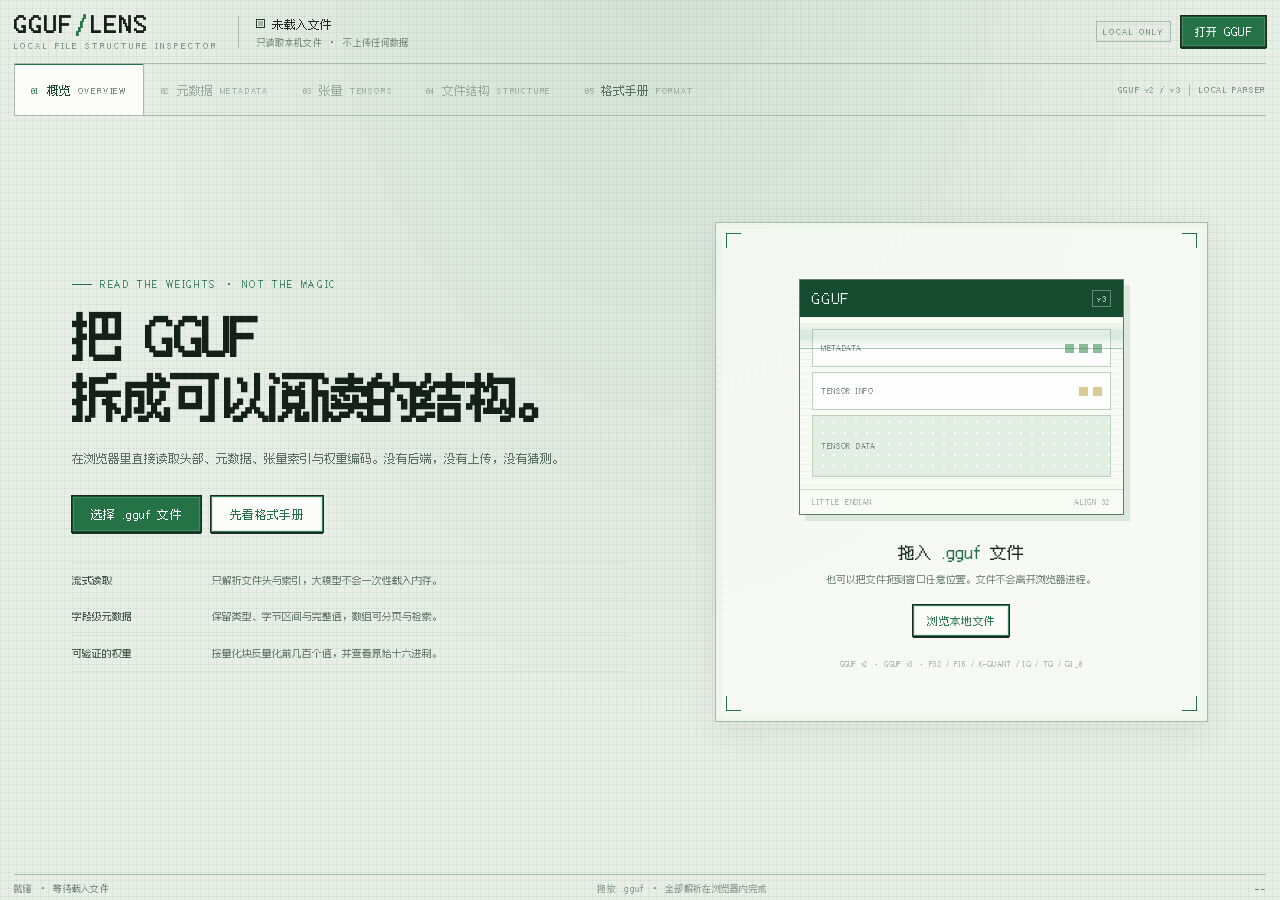
<file: tools/gguf-lens/index.html>
<!doctype html>
<html lang="zh-CN">
<head>
<meta charset="utf-8">
<meta name="viewport" content="width=device-width, initial-scale=1">
<meta name="theme-color" content="#e7eee5">
<meta name="description" content="GGUF/LENS：纯前端 GGUF 结构检视仪。流式读取本地 GGUF，查看元数据、张量布局、量化块格式与原始字节。">
<title>GGUF/LENS · GGUF 结构检视仪</title>
<link rel="icon" href="data:image/svg+xml,%3Csvg xmlns='http://www.w3.org/2000/svg' viewBox='0 0 32 32' shape-rendering='crispEdges'%3E%3Crect width='32' height='32' fill='%23e7eee5'/%3E%3Cpath fill='%23142019' d='M4 5h24v4H4zM4 11h5v16H4zM12 11h5v9h-5zM20 11h8v4h-8zM20 17h5v10h-5zM27 17h1v10h-1z'/%3E%3Cpath fill='%23257247' d='M12 22h5v5h-5z'/%3E%3C/svg%3E">
<link rel="stylesheet" href="style.css">
</head>
<body>
<div id="app">
  <header class="topbar">
    <div class="brand-block">
      <div class="brand">GGUF<span>/</span>LENS</div>
      <div class="brand-sub">LOCAL FILE STRUCTURE INSPECTOR</div>
    </div>
    <div class="file-id">
      <div class="file-line">
        <span class="led" id="fileLed"></span>
        <span id="fileName">未载入文件</span>
        <span class="file-size" id="fileSize"></span>
      </div>
      <div class="file-sub" id="fileSub">只读取本机文件 · 不上传任何数据</div>
    </div>
    <div class="top-actions">
      <span class="local-badge">LOCAL ONLY</span>
      <button class="btn primary" id="openBtn" type="button">打开 GGUF</button>
      <input type="file" id="fileInput" accept=".gguf,application/octet-stream" hidden>
    </div>
  </header>

  <nav class="tabs" id="viewTabs" aria-label="检视视图">
    <div class="tab-list" role="tablist">
      <button class="view-tab active" type="button" role="tab" id="tab-overview" data-view="overview" aria-controls="viewOverview" aria-selected="true">
        <span class="tab-num">01</span><span class="tab-zh">概览</span><span class="tab-en">OVERVIEW</span>
      </button>
      <button class="view-tab" type="button" role="tab" id="tab-metadata" data-view="metadata" aria-controls="viewMetadata" aria-selected="false" aria-disabled="true">
        <span class="tab-num">02</span><span class="tab-zh">元数据</span><span class="tab-en">METADATA</span>
      </button>
      <button class="view-tab" type="button" role="tab" id="tab-tensors" data-view="tensors" aria-controls="viewTensors" aria-selected="false" aria-disabled="true">
        <span class="tab-num">03</span><span class="tab-zh">张量</span><span class="tab-en">TENSORS</span>
      </button>
      <button class="view-tab" type="button" role="tab" id="tab-structure" data-view="structure" aria-controls="viewStructure" aria-selected="false" aria-disabled="true">
        <span class="tab-num">04</span><span class="tab-zh">文件结构</span><span class="tab-en">STRUCTURE</span>
      </button>
      <button class="view-tab" type="button" role="tab" id="tab-format" data-view="format" aria-controls="viewFormat" aria-selected="false">
        <span class="tab-num">05</span><span class="tab-zh">格式手册</span><span class="tab-en">FORMAT</span>
      </button>
    </div>
    <div class="nav-stats" id="navStats">
      <span>GGUF v2 / v3</span>
      <span class="nav-divider"></span>
      <span>LOCAL PARSER</span>
    </div>
  </nav>

  <main class="main" id="main">
    <section class="view active" id="viewOverview" role="tabpanel" aria-labelledby="tab-overview">
      <div class="welcome" id="overviewEmpty">
        <div class="welcome-copy">
          <div class="welcome-kicker">READ THE WEIGHTS · NOT THE MAGIC</div>
          <h1>把 GGUF<br>拆成可以阅读的结构。</h1>
          <p class="welcome-lead">在浏览器里直接读取头部、元数据、张量索引与权重编码。没有后端，没有上传，没有猜测。</p>
          <div class="welcome-actions">
            <button class="btn primary large" id="welcomeOpenBtn" type="button">选择 .gguf 文件</button>
            <button class="btn large" id="welcomeFormatBtn" type="button">先看格式手册</button>
          </div>
          <div class="welcome-error" id="welcomeError" hidden></div>
          <ul class="welcome-features">
            <li><b>流式读取</b><span>只解析文件头与索引，大模型不会一次性载入内存。</span></li>
            <li><b>字段级元数据</b><span>保留类型、字节区间与完整值，数组可分页与检索。</span></li>
            <li><b>可验证的权重</b><span>按量化块反量化前几百个值，并查看原始十六进制。</span></li>
          </ul>
        </div>
        <section class="welcome-drop" id="welcomeDrop" aria-label="拖放 GGUF 文件">
          <div class="drop-corner top-left"></div>
          <div class="drop-corner top-right"></div>
          <div class="drop-corner bottom-left"></div>
          <div class="drop-corner bottom-right"></div>
          <div class="drop-file">
            <div class="drop-file-head">
              <span class="drop-magic">GGUF</span>
              <span class="drop-version">v3</span>
            </div>
            <div class="drop-scanline"></div>
            <div class="drop-blocks">
              <div class="drop-block meta"><span>METADATA</span><i></i><i></i><i></i></div>
              <div class="drop-block info"><span>TENSOR INFO</span><i></i><i></i></div>
              <div class="drop-block data"><span>TENSOR DATA</span></div>
            </div>
            <div class="drop-file-foot">
              <span>LITTLE ENDIAN</span><span>ALIGN 32</span>
            </div>
          </div>
          <h2>拖入 <em>.gguf</em> 文件</h2>
          <p>也可以把文件拖到窗口任意位置。文件不会离开浏览器进程。</p>
          <button class="btn" id="welcomeDropBtn" type="button">浏览本地文件</button>
          <div class="drop-formats">GGUF v2 · GGUF v3 · F32 / F16 / K-QUANT / IQ / TQ / Q1_0</div>
        </section>
      </div>

      <div class="overview-content" id="overviewContent" hidden>
        <section class="panel profile-panel">
          <div class="profile-copy">
            <div class="eyebrow" id="profileKicker">MODEL PROFILE</div>
            <h1 id="profileName">--</h1>
            <p id="profileDesc"></p>
            <div class="tag-row" id="profileTags"></div>
            <div class="profile-facts" id="profileFacts"></div>
          </div>
          <div class="profile-metrics">
            <div class="profile-metric">
              <span class="metric-label">参数总量 PARAMS</span>
              <b id="kpiParams">--</b>
              <small id="kpiParamsExact">--</small>
            </div>
            <div class="profile-metric">
              <span class="metric-label">有效位宽 AVG BITS</span>
              <b id="kpiBpw">--</b>
              <small>按张量数据区计算</small>
            </div>
            <div class="profile-metric">
              <span class="metric-label">张量 TENSORS</span>
              <b id="kpiTensors">--</b>
              <small id="kpiTensorTypes">--</small>
            </div>
            <div class="profile-metric">
              <span class="metric-label">元数据 KV</span>
              <b id="kpiMeta">--</b>
              <small id="kpiMetaSize">--</small>
            </div>
          </div>
        </section>

        <div class="overview-grid">
          <section class="panel overview-map-panel">
            <div class="panel-head">
              <div>
                <span class="panel-kicker">FILE LAYOUT</span>
                <h2>文件地图</h2>
              </div>
              <button class="text-btn" type="button" data-goto="structure">完整结构 →</button>
            </div>
            <div class="filemap" id="overviewMap"></div>
            <div class="map-legend" id="overviewMapLegend"></div>
          </section>

          <section class="panel mix-panel">
            <div class="panel-head">
              <div>
                <span class="panel-kicker">STORAGE MIX</span>
                <h2>权重构成</h2>
              </div>
              <span class="micro-note" id="mixNote">BY BYTES</span>
            </div>
            <div class="mix-body">
              <div class="donut-wrap">
                <div class="donut" id="mixChart"><div class="donut-hole"><b id="mixCenterBpw">--</b><span>bits / weight</span></div></div>
              </div>
              <div class="mix-legend" id="mixLegend"></div>
            </div>
          </section>

          <section class="panel arch-panel">
            <div class="panel-head">
              <div>
                <span class="panel-kicker">ARCHITECTURE</span>
                <h2>参数摘要</h2>
              </div>
              <button class="text-btn" type="button" data-goto="metadata">全部字段 →</button>
            </div>
            <div class="fact-list" id="archFacts"></div>
          </section>

          <section class="panel tokenizer-panel">
            <div class="panel-head">
              <div>
                <span class="panel-kicker">TOKENIZER</span>
                <h2>词表</h2>
              </div>
              <span class="micro-note" id="tokenizerFlavor">--</span>
            </div>
            <div id="tokenizerOverview"></div>
          </section>

          <section class="panel largest-panel">
            <div class="panel-head">
              <div>
                <span class="panel-kicker">TOP TENSORS</span>
                <h2>最大张量</h2>
              </div>
              <button class="text-btn" type="button" data-goto="tensors">查看张量 →</button>
            </div>
            <div class="largest-list" id="largestList"></div>
          </section>

          <section class="panel diagnostics-panel">
            <div class="panel-head">
              <div>
                <span class="panel-kicker">VALIDATION</span>
                <h2>结构诊断</h2>
              </div>
              <span class="diag-badge" id="diagnosticSummary">--</span>
            </div>
            <div class="diagnostics-list" id="diagnosticsList"></div>
          </section>
        </div>
      </div>
    </section>

    <section class="view" id="viewMetadata" role="tabpanel" aria-labelledby="tab-metadata" hidden>
      <div class="view-heading">
        <div>
          <div class="section-index">02 / KEY VALUE STORE</div>
          <h1>元数据</h1>
          <p>GGUF 的键值区是有类型的。每一项都保留了原始类型、字节区间与完整值。</p>
        </div>
        <div class="heading-readout" id="metaStat">--</div>
      </div>
      <div class="split-layout">
        <section class="panel list-panel">
          <div class="list-toolbar">
            <label class="search-field">
              <span>FILTER</span>
              <input type="search" id="metaSearch" placeholder="键名或简短值" autocomplete="off" spellcheck="false">
            </label>
            <div class="segmented" id="metaFilters" aria-label="元数据筛选">
              <button class="active" type="button" data-meta-filter="all">全部 <i>0</i></button>
              <button type="button" data-meta-filter="string">字符串 <i>0</i></button>
              <button type="button" data-meta-filter="array">数组 <i>0</i></button>
              <button type="button" data-meta-filter="scalar">数值 / 布尔 <i>0</i></button>
            </div>
          </div>
          <div class="metadata-head" aria-hidden="true">
            <span>#</span><span>KEY</span><span>TYPE</span><span>VALUE</span><span>SIZE</span>
          </div>
          <div class="metadata-list" id="metaList"></div>
          <div class="list-foot" id="metaCount">--</div>
        </section>
        <aside class="panel inspector-panel" id="metaInspector">
          <div class="inspector-empty">
            <span class="empty-mark">KV</span>
            <b>选择一个元数据字段</b>
            <p>左侧列表展示类型与摘要，点击字段可查看完整值、数组页和原始偏移。</p>
          </div>
        </aside>
      </div>
    </section>

    <section class="view" id="viewTensors" role="tabpanel" aria-labelledby="tab-tensors" hidden>
      <div class="view-heading">
        <div>
          <div class="section-index">03 / TENSOR DIRECTORY</div>
          <h1>张量</h1>
          <p>索引中的每个名字、维度、类型和相对偏移。点选后可读取少量权重做数值预览。</p>
        </div>
        <div class="heading-readout" id="tensorStat">--</div>
      </div>
      <div class="split-layout tensor-layout">
        <section class="panel list-panel tensor-list-panel">
          <div class="list-toolbar tensor-toolbar">
            <label class="search-field">
              <span>FILTER</span>
              <input type="search" id="tensorSearch" placeholder="搜索张量名，如 blk.0.attn" autocomplete="off" spellcheck="false">
            </label>
            <label class="select-field">
              <span>TYPE</span>
              <select id="tensorTypeFilter"><option value="all">全部类型</option></select>
            </label>
            <button class="mini-reset" id="tensorFilterReset" type="button">RESET</button>
          </div>
          <div class="tensor-table-wrap" id="tensorTableWrap">
            <table class="tensor-table">
              <thead>
                <tr>
                  <th><button type="button" class="sort-btn" data-sort="name">名称 <i>↕</i></button></th>
                  <th><button type="button" class="sort-btn" data-sort="shape">形状 <i>↕</i></button></th>
                  <th><button type="button" class="sort-btn" data-sort="type">类型 <i>↕</i></button></th>
                  <th class="num"><button type="button" class="sort-btn" data-sort="params">参数 <i>↕</i></button></th>
                  <th class="num"><button type="button" class="sort-btn" data-sort="bytes">字节 <i>↕</i></button></th>
                  <th class="num"><button type="button" class="sort-btn" data-sort="offset">偏移 <i>↕</i></button></th>
                </tr>
              </thead>
              <tbody id="tensorRows"></tbody>
            </table>
          </div>
          <div class="list-foot" id="tensorCount">--</div>
        </section>
        <aside class="panel inspector-panel tensor-inspector" id="tensorInspector">
          <div class="inspector-empty">
            <span class="empty-mark">B×N</span>
            <b>选择一个张量</b>
            <p>这里会显示维度含义、量化块结构、反量化预览和原始字节。</p>
          </div>
        </aside>
      </div>
    </section>

    <section class="view" id="viewStructure" role="tabpanel" aria-labelledby="tab-structure" hidden>
      <div class="view-heading">
        <div>
          <div class="section-index">04 / BYTE LAYOUT</div>
          <h1>文件结构</h1>
          <p>从 magic 到最后一个张量字节，按真实文件偏移检查每一个分段与对齐填充。</p>
        </div>
        <div class="heading-readout" id="structureStat">--</div>
      </div>
      <section class="panel ruler-panel">
        <div class="panel-head">
          <div>
            <span class="panel-kicker">ABSOLUTE OFFSETS</span>
            <h2>文件字节地图</h2>
          </div>
          <span class="micro-note" id="structureRulerNote">--</span>
        </div>
        <div class="filemap tall" id="structureRuler"></div>
        <div class="structure-facts" id="structureFacts"></div>
      </section>
      <div class="structure-grid">
        <section class="panel">
          <div class="panel-head">
            <div>
              <span class="panel-kicker">HEADER FIELDS</span>
              <h2>头部与索引字段</h2>
            </div>
          </div>
          <div class="table-scroll">
            <table class="data-table compact" id="headerFields"></table>
          </div>
        </section>
        <section class="panel">
          <div class="panel-head">
            <div>
              <span class="panel-kicker">SECTION TABLE</span>
              <h2>分段与对齐</h2>
            </div>
          </div>
          <div class="table-scroll">
            <table class="data-table compact" id="layoutFields"></table>
          </div>
        </section>
      </div>
      <section class="panel hex-panel">
        <div class="panel-head hex-head">
          <div>
            <span class="panel-kicker">RAW BYTE INSPECTOR</span>
            <h2>十六进制检视</h2>
          </div>
          <div class="hex-tools">
            <div class="hex-regions" id="hexRegions">
              <button type="button" data-hex-region="header">文件头</button>
              <button type="button" data-hex-region="metadata">元数据</button>
              <button type="button" data-hex-region="index">张量索引</button>
              <button type="button" data-hex-region="data">首个张量</button>
              <button type="button" data-hex-region="tail">文件尾</button>
            </div>
          </div>
        </div>
        <div class="hex-toolbar">
          <div class="hex-address">
            <span>OFFSET</span>
            <input type="text" id="hexInput" spellcheck="false" autocomplete="off" aria-label="十六进制偏移">
            <button class="mini-btn" id="hexGoto" type="button">GO</button>
          </div>
          <div class="hex-context" id="hexContext">--</div>
          <div class="hex-nav">
            <button class="mini-btn" id="hexPrev" type="button">← 上一页</button>
            <button class="mini-btn" id="hexNext" type="button">下一页 →</button>
            <select id="hexCols" aria-label="每行字节数">
              <option value="16">16 B / 行</option>
              <option value="32">32 B / 行</option>
            </select>
          </div>
        </div>
        <div class="hex-field-band" id="hexFieldBand" hidden></div>
        <div class="hex-view" id="hexView"></div>
        <div class="hex-foot">
          <span id="hexRange">--</span>
          <span class="hex-legend"><i class="byte-dot"></i> ASCII 可打印字节直接显示，其余显示为 “.”</span>
        </div>
      </section>
    </section>

    <section class="view" id="viewFormat" role="tabpanel" aria-labelledby="tab-format" hidden>
      <div class="view-heading">
        <div>
          <div class="section-index">05 / FORMAT REFERENCE</div>
          <h1>GGUF 格式手册</h1>
          <p>一个文件里有什么、每一项如何编码，以及张量数据如何被压成块。</p>
        </div>
        <div class="heading-readout" id="formatCurrent">STATIC REFERENCE</div>
      </div>

      <section class="panel format-intro">
        <div class="format-intro-copy">
          <span class="panel-kicker">THE WHOLE PICTURE</span>
          <h2>GGUF = 头部 + 元数据 + 张量索引 + 对齐 + 张量数据</h2>
          <p>所有整数与浮点默认按小端（little-endian）存储。字符串是 UTF-8，前置 8 字节长度，不带 NUL。元数据必须位于张量信息之前，真正的权重视图从一个按 <code>general.alignment</code> 对齐的偏移开始。</p>
        </div>
        <div class="format-header-diagram">
          <div class="format-box box-head"><span>HEADER</span><b>24 B</b><small>4 + 4 + 8 + 8</small></div>
          <div class="format-box box-meta"><span>METADATA KV</span><b>N × KV</b><small>key + type + value</small></div>
          <div class="format-box box-index"><span>TENSOR INFO</span><b>N × INFO</b><small>name + dims + type + offset</small></div>
          <div class="format-box box-pad"><span>PADDING</span><b>0…ALIGN-1</b><small>0x00 bytes</small></div>
          <div class="format-box box-data"><span>TENSOR DATA</span><b>BLOCKS</b><small>offsets are relative to data start</small></div>
        </div>
      </section>

      <section class="panel format-wide q1-anatomy">
        <div class="panel-head">
          <div>
            <span class="panel-kicker">BLOCK ANATOMY / EXPLICIT EXAMPLE</span>
            <h2>一图看懂 Q1_0：scale 在前，128 个符号位紧跟其后</h2>
          </div>
          <span class="micro-note">18 BYTES / BLOCK</span>
        </div>
        <div id="q1AnatomyBody"></div>
      </section>

      <div class="format-grid">
        <section class="panel">
          <div class="panel-head">
            <div>
              <span class="panel-kicker">HEADER / 24 BYTES</span>
              <h2>文件头</h2>
            </div>
          </div>
          <div class="table-scroll">
            <table class="data-table format-table" id="formatHeaderTable"></table>
          </div>
          <div class="panel-note">magic 的字节为 <code>47 47 55 46</code>（ASCII “GGUF”）。v2 / v3 的计数与字符串长度都是 64 位。</div>
        </section>
        <section class="panel">
          <div class="panel-head">
            <div>
              <span class="panel-kicker">TENSOR INFO RECORD</span>
              <h2>张量索引项</h2>
            </div>
          </div>
          <div class="table-scroll">
            <table class="data-table format-table">
              <thead><tr><th>字段</th><th>类型</th><th>含义</th></tr></thead>
              <tbody>
                <tr><td><code>name</code></td><td>string</td><td>UTF-8 名称，规范建议不超过 64 B</td></tr>
                <tr><td><code>n_dimensions</code></td><td>u32</td><td>维度个数，通常不超过 4</td></tr>
                <tr><td><code>dimensions[]</code></td><td>u64 × N</td><td><code>ne[0]</code> 是最内侧、连续变化的维度</td></tr>
                <tr><td><code>type</code></td><td>u32</td><td>GGML 张量类型，决定块大小与解码方式</td></tr>
                <tr><td><code>offset</code></td><td>u64</td><td>相对张量数据区起点，必须按 alignment 对齐</td></tr>
              </tbody>
            </table>
          </div>
          <div class="panel-note">张量数据本身不携带 shape；行宽、步长和反量化方式都由上面的索引项与类型共同决定。</div>
        </section>
        <section class="panel format-wide">
          <div class="panel-head">
            <div>
              <span class="panel-kicker">METADATA VALUE TYPES</span>
              <h2>元数据的 13 种值类型</h2>
            </div>
          </div>
          <div class="table-scroll">
            <table class="data-table format-table" id="formatMetadataTypes"></table>
          </div>
          <div class="panel-note">数组编码为 <code>element_type:u32 + count:u64 + elements[]</code>，可以嵌套；数组长度是元素个数，不是字节数。</div>
        </section>
        <section class="panel format-wide">
          <div class="panel-head">
            <div>
              <span class="panel-kicker">TENSOR TYPES</span>
              <h2>张量类型与块格式</h2>
            </div>
            <span class="micro-note" id="formatTypeNote">STATIC</span>
          </div>
          <div class="table-scroll format-type-scroll">
            <table class="data-table tensor-type-table" id="formatTensorTypes"></table>
          </div>
          <div class="panel-note"><code>bpw</code> 是块结构本身的理论位宽，不包含文件对齐填充。未识别类型仍会显示在张量表中，但无法计算字节范围或预览数值。</div>
        </section>
        <section class="panel format-wide rules-panel">
          <div class="panel-head">
            <div>
              <span class="panel-kicker">READING RULES</span>
              <h2>读取时需要记住的几条规则</h2>
            </div>
          </div>
          <div class="rule-grid">
            <div class="rule"><span>01</span><b>偏移是相对的</b><p>张量索引里的 <code>offset</code> 相对张量数据区起点，不是文件开头。本工具会同时显示两者。</p></div>
            <div class="rule"><span>02</span><b>ne[0] 最快变化</b><p>形状按 <code>[ne0, ne1, …]</code> 存储；矩阵权重常见为 <code>[输入维度, 输出维度]</code>，与 PyTorch 的 <code>[out, in]</code> 书写顺序相反。</p></div>
            <div class="rule"><span>03</span><b>量化是分块的</b><p>Q4_0 每 32 个值一块，K-quant 每 256 个值一个超级块，Q1_0 每 128 个 ±1 权重一块。每块自带 scale，块之间按顺序紧密排列。</p></div>
            <div class="rule"><span>04</span><b>对齐不是数据</b><p>数据区与各张量之间通常插入 0x00 补齐到 alignment。它们不参与张量计算，但会出现在文件地图与空隙统计里。</p></div>
          </div>
        </section>
      </div>
    </section>
  </main>

  <footer class="statusbar">
    <span id="statusText">就绪 · 等待载入文件</span>
    <span class="status-hint">拖放 .gguf · 全部解析在浏览器内完成</span>
    <span id="parseInfo">--</span>
  </footer>
</div>

<div class="overlay drop-overlay" id="dropOverlay" hidden>
  <div class="drop-target">
    <span class="drop-target-mark">GGUF</span>
    <b>释放文件以开始解析</b>
    <small>只读取本机字节 · LOCAL ONLY</small>
  </div>
</div>

<div class="overlay load-overlay" id="loadOverlay" hidden>
  <div class="loading-card">
    <div class="loading-top">
      <span class="loading-signal"></span>
      <span>GGUF/LENS</span>
      <span class="loading-tag">READING</span>
    </div>
    <div class="loading-file" id="loadFile">--</div>
    <div class="loading-step" id="loadStep">准备读取文件</div>
    <div class="loading-bar"><i id="loadBar"></i></div>
    <div class="loading-foot"><span>PARSE HEADER · METADATA · TENSOR INDEX</span><span id="loadPct">0%</span></div>
  </div>
</div>

<div class="toast" id="toast" role="status" aria-live="polite"></div>

<script src="js/gguf.js"></script>
<script src="js/app.js"></script>
</body>
</html>
</file>
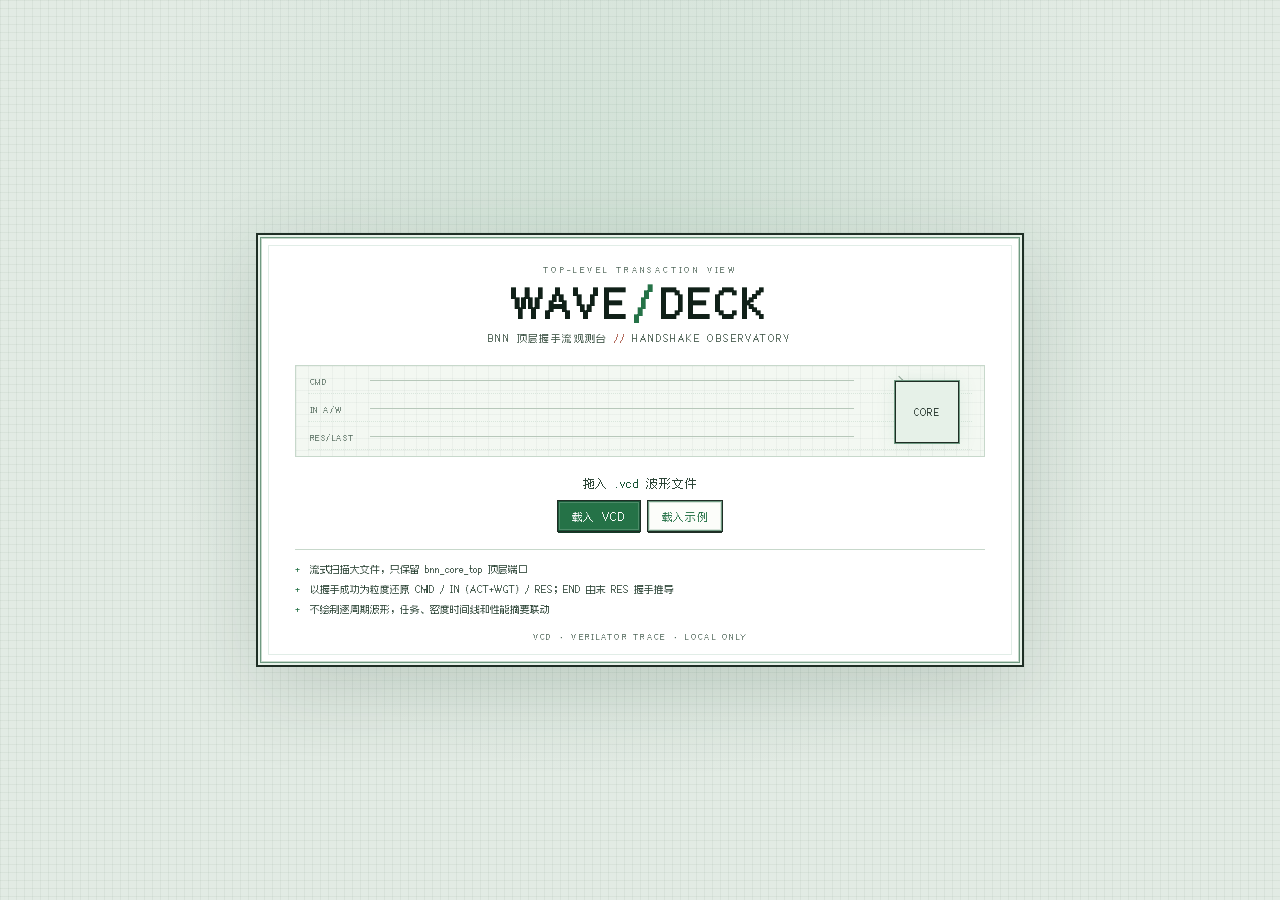
<file: tools/wave-deck/index.html>
<!doctype html>
<html lang="zh-CN">
<head>
<meta charset="utf-8">
<meta name="viewport" content="width=device-width, initial-scale=1">
<meta name="theme-color" content="#e2ebe4">
<meta name="description" content="WAVE/DECK：BNN 顶层握手流观测台，流式解析 Verilator VCD，只显示握手成功的数据移动。">
<title>WAVE/DECK · BNN 顶层握手流观测台</title>
<link rel="icon" href="data:image/svg+xml,%3Csvg xmlns='http://www.w3.org/2000/svg' viewBox='0 0 13 13' shape-rendering='crispEdges'%3E%3Crect width='13' height='13' fill='%23f8fbf6'/%3E%3Cpath fill='%232f7d54' d='M1 6h3v1H1zM5 3h3v7H5zM9 4h2v5H9z'/%3E%3Cpath fill='%231f2e25' d='M4 2h4v2H4zM4 10h4v1H4z'/%3E%3C/svg%3E">
<link rel="stylesheet" href="style.css">
</head>
<body>
<div id="app">
  <header class="topbar">
    <div class="brand-block">
      <div class="brand">WAVE<span>/</span>DECK</div>
      <div class="brand-sub">BNN 顶层握手流观测台</div>
    </div>
    <div class="stamp">OBSERVE · V0.1</div>
    <div class="trace-id">
      <div class="trace-name"><span class="led" id="linkLed"></span><span id="fileName">未载入波形</span><span class="file-size" id="fileSize"></span></div>
      <div class="trace-sub" id="scopeName">拖入 Verilator VCD · 自动锁定 bnn_core_top</div>
    </div>
    <div class="top-actions">
      <button class="btn" id="sampleBtn" type="button">载入示例</button>
      <button class="btn primary" id="loadBtn" type="button">载入 VCD</button>
      <input type="file" id="fileInput" accept=".vcd,text/plain" hidden>
    </div>
  </header>

  <section class="scoreboard" aria-label="波形概览">
    <div class="score">
      <span class="score-label">任务 TASKS</span>
      <b id="kpiTasks">--</b>
      <span class="score-sub" id="kpiTasksSub">等待波形</span>
    </div>
    <div class="score">
      <span class="score-label">成功 SUCCESS</span>
      <b id="kpiSuccess">--</b>
      <span class="score-sub" id="kpiSuccessSub">--</span>
    </div>
    <div class="score">
      <span class="score-label">周期 CYCLES</span>
      <b id="kpiCycles">--</b>
      <span class="score-sub" id="kpiCyclesSub">--</span>
    </div>
    <div class="score">
      <span class="score-label">输入握手 INPUT</span>
      <b id="kpiIn">--</b>
      <span class="score-sub" id="kpiInSub">--</span>
    </div>
    <div class="score">
      <span class="score-label">结果握手 RESULT</span>
      <b id="kpiRes">--</b>
      <span class="score-sub" id="kpiResSub">--</span>
    </div>
    <div class="score">
      <span class="score-label">忙碌占比 BUSY</span>
      <b id="kpiBusy">--</b>
      <span class="score-sub" id="kpiBusySub">--</span>
    </div>
  </section>

  <main class="workspace">
    <aside class="panel tasks-panel">
      <div class="panel-head">
        <div class="nameplate"><span class="zh">任务</span><span class="en">COMMANDS</span></div>
        <span class="counter" id="taskCount">0</span>
      </div>
      <div class="task-list" id="taskList"></div>
      <div class="panel-foot">命令握手切分 · 点击聚焦任务</div>
    </aside>

    <section class="panel flow-panel">
      <div class="panel-head">
        <div class="nameplate"><span class="zh">数据流</span><span class="en">HANDSHAKE FLOW</span></div>
        <div class="head-right">
          <span class="focus-chip" id="flowFocus">全部任务</span>
          <span class="cycle-tag" id="flowCycles">CYCLE --</span>
        </div>
      </div>
      <div class="canvas-wrap"><canvas id="flowCanvas" aria-label="顶层握手数据流图"></canvas></div>
    </section>

    <aside class="panel inspect-panel">
      <div class="panel-head">
        <div class="nameplate"><span class="zh">检视</span><span class="en">INSPECT</span></div>
        <div class="tabs" role="tablist">
          <button class="tab active" id="tabEvents" type="button" role="tab" aria-selected="true">握手</button>
          <button class="tab" id="tabStats" type="button" role="tab" aria-selected="false">统计</button>
        </div>
      </div>
      <div class="inspect-body">
        <div class="pane events-pane" id="eventsPane">
          <div class="event-tools">
            <div class="filter-row" id="eventFilters">
              <button class="filter active" data-filter="all" type="button">ALL</button>
              <button class="filter" data-filter="cmd" type="button">CMD</button>
              <button class="filter" data-filter="in" type="button">IN</button>
              <button class="filter" data-filter="res" type="button">RES</button>
              <button class="filter" data-filter="done" type="button" title="由最后一拍 RES 握手推导，非独立通道">END</button>
            </div>
            <button class="mini-btn" id="followBtn" type="button" title="播放时自动滚动事件列表">跟随 ON</button>
          </div>
          <div class="event-scroll" id="eventScroll">
            <div class="event-spacer" id="eventSpacer"></div>
            <div class="event-rows" id="eventRows"></div>
          </div>
          <div class="event-count" id="eventCount">0 EVENTS</div>
        </div>
        <div class="pane stats-pane" id="statsPane" hidden></div>
        <div class="detail-panel">
          <div class="detail-head"><span>握手检视 / HANDSHAKE</span><span id="detailCycle">--</span></div>
          <div class="detail-body" id="detailBody">
            <div class="detail-empty">尚未选择握手事件</div>
          </div>
        </div>
      </div>
    </aside>

    <section class="panel timeline-panel">
      <div class="panel-head timeline-head">
        <div class="nameplate"><span class="zh">时间线</span><span class="en">DENSITY</span></div>
        <div class="transport">
          <button class="mini-btn" id="startBtn" type="button" title="跳到首个握手">|&lt;</button>
          <button class="mini-btn" id="prevBtn" type="button" title="上一个握手 (←)">EV &lt;</button>
          <button class="mini-btn play" id="playBtn" type="button" title="播放 / 暂停 (空格)">PLAY</button>
          <button class="mini-btn" id="nextBtn" type="button" title="下一个握手 (→)">EV &gt;</button>
          <button class="mini-btn" id="endBtn" type="button" title="跳到末个握手">&gt;|</button>
          <button class="mini-btn" id="speedBtn" type="button" title="播放速度">1×</button>
          <button class="mini-btn" id="fitBtn" type="button" title="适应当前任务或全波形">FIT</button>
          <span class="cycle-readout" id="cycleReadout">CYCLE --</span>
        </div>
      </div>
      <div class="canvas-wrap timeline-wrap"><canvas id="timelineCanvas" aria-label="握手密度时间线"></canvas></div>
    </section>
  </main>

  <footer class="statusbar">
    <span id="statusText">等待波形</span>
    <span class="hint">拖入 VCD · 空格播放 · ←/→ 步进握手 · 时间线滚轮缩放</span>
    <span id="clockInfo">--</span>
  </footer>
</div>

<div id="emptyState" class="overlay welcome">
  <div class="welcome-card">
    <div class="welcome-kicker">TOP-LEVEL TRANSACTION VIEW</div>
    <div class="welcome-brand">WAVE<span>/</span>DECK</div>
    <div class="welcome-sub">BNN 顶层握手流观测台 <em>//</em> HANDSHAKE OBSERVATORY</div>
    <div class="welcome-art" aria-hidden="true">
      <div class="art-lane"><span>CMD</span><i style="--delay:0s"></i><i style="--delay:2.1s"></i></div>
      <div class="art-lane"><span>IN A/W</span><i style="--delay:0.7s"></i><i style="--delay:2.8s"></i></div>
      <div class="art-lane"><span>RES/LAST</span><i style="--delay:1.4s"></i><i style="--delay:3.5s"></i></div>
      <div class="art-core">CORE</div>
    </div>
    <div class="welcome-drop">拖入 <b>.vcd</b> 波形文件</div>
    <div class="welcome-actions">
      <button class="btn primary" id="welcomeLoad" type="button">载入 VCD</button>
      <button class="btn" id="welcomeSample" type="button">载入示例</button>
    </div>
    <ul class="welcome-features">
      <li>流式扫描大文件，只保留 <b>bnn_core_top</b> 顶层端口</li>
      <li>以握手成功为粒度还原 <b>CMD / IN（ACT+WGT）/ RES；END 由末 RES 握手推导</b></li>
      <li>不绘制逐周期波形，任务、密度时间线和性能摘要联动</li>
    </ul>
    <div class="welcome-foot">VCD · VERILATOR TRACE · LOCAL ONLY</div>
  </div>
</div>

<div id="dropOverlay" class="overlay drop hidden">
  <div class="drop-card">
    <div class="drop-icon">VCD</div>
    <div class="drop-title">释放文件以接驳观测台</div>
    <div class="drop-sub">只读取顶层握手 · 文件不会离开本机</div>
  </div>
</div>

<div id="loadOverlay" class="overlay load hidden">
  <div class="boot-inner">
    <div class="boot-brand">WAVE<span>/</span>DECK</div>
    <div class="boot-sub" id="loadSub">正在接驳 VCD</div>
    <div class="load-file" id="loadFile">--</div>
    <div class="boot-bar"><i id="loadBar"></i></div>
    <div class="load-row"><span id="loadPct">0%</span><span id="loadTip">扫描头部...</span></div>
  </div>
</div>

<div id="boot" class="overlay boot">
  <div class="boot-inner">
    <div class="boot-brand">WAVE<span>/</span>DECK</div>
    <div class="boot-sub">BNN 顶层握手流观测台</div>
    <div class="boot-bar"><i></i></div>
    <div class="boot-tip">正在接驳观测链路</div>
  </div>
</div>

<div id="toast" class="toast"></div>

<script src="js/gfx.js"></script>
<script src="js/vcd.js"></script>
<script src="js/analyze.js"></script>
<script src="js/flow.js"></script>
<script src="js/timeline.js"></script>
<script src="js/main.js"></script>
</body>
</html>
</file>
<file: tools/gguf-lens/style.css>
/* Fusion Pixel Font — SIL Open Font License 1.1, see ../wave-deck/assets/fonts/OFL-fusion-pixel.txt */
@font-face {
  font-family: 'FusionPixel';
  src: url('../wave-deck/assets/fonts/fusion-pixel-12px-zh_hans.ttf') format('truetype');
  font-display: swap;
}

:root {
  --black: #142019;
  --ink: #1d2c22;
  --ink-soft: #33483a;
  --muted: #5b7061;
  --dim: #6d8172;
  --faint: #90a394;
  --paper: #e7eee5;
  --paper-2: #eef4eb;
  --panel: #fcfdf9;
  --panel-soft: #f4f8f1;
  --panel-deep: #edf4ec;
  --line: #a9baac;
  --line-soft: #d5e0d5;
  --line-hard: #7f9486;
  --green: #257247;
  --green-bright: #2f8257;
  --green-dark: #174b30;
  --green-wash: #dcecdf;
  --rust: #b3543f;
  --rust-dark: #8a3c2e;
  --rust-wash: #f6e7e1;
  --amber: #88752f;
  --amber-wash: #f4eed7;
  --teal: #2f6b60;
  --teal-wash: #e0eeea;
  --blue: #4c7184;
  --blue-wash: #e4edf1;
  --violet: #755e84;
  --violet-wash: #eee8f2;
  --font: 'FusionPixel', ui-monospace, 'SFMono-Regular', 'Cascadia Code', 'DejaVu Sans Mono', monospace;
}

* { box-sizing: border-box; }

html, body {
  margin: 0;
  height: 100%;
  background: var(--paper);
  color: var(--ink);
  font-family: var(--font);
  font-size: 12px;
  -webkit-font-smoothing: antialiased;
}

body {
  overflow: hidden;
  background-color: var(--paper);
  background-image:
    linear-gradient(rgba(36, 76, 50, 0.055) 1px, transparent 1px),
    linear-gradient(90deg, rgba(36, 76, 50, 0.055) 1px, transparent 1px),
    radial-gradient(ellipse at 52% -10%, rgba(56, 132, 88, 0.12), transparent 58%);
  background-size: 8px 8px, 8px 8px, 100% 100%;
}

button, input, select { font-family: var(--font); }
button { color: inherit; }
button, select { cursor: pointer; }
button:disabled, select:disabled { cursor: not-allowed; }
a { color: var(--green); }
code { font-family: var(--font); font-size: 0.95em; }
[hidden] { display: none !important; }
::selection { background: #bfe0c9; color: #102018; }

::-webkit-scrollbar { width: 8px; height: 8px; }
::-webkit-scrollbar-track { background: #f2f7f0; }
::-webkit-scrollbar-thumb { background: #b6c8b9; border: 1px solid #8fa596; }
::-webkit-scrollbar-thumb:hover { background: #8fa596; }
* { scrollbar-width: thin; scrollbar-color: #b6c8b9 #f2f7f0; }

button:focus-visible, input:focus-visible, select:focus-visible, [tabindex]:focus-visible {
  outline: 1px solid var(--green);
  outline-offset: 2px;
}

#app {
  height: 100vh;
  min-height: 0;
  display: grid;
  grid-template-columns: minmax(0, 1fr);
  grid-template-rows: 64px 52px minmax(0, 1fr) 26px;
  padding: 0 14px;
}

/* ------------------------------------------------------------------ topbar */
.topbar {
  display: flex;
  align-items: center;
  gap: 20px;
  min-width: 0;
  border-bottom: 1px solid var(--line);
}

.brand-block { flex: 0 0 auto; }
.brand {
  font-size: 22px;
  font-weight: 700;
  line-height: 1;
  letter-spacing: 0.09em;
  color: var(--black);
  white-space: nowrap;
}
.brand span { color: var(--green); padding: 0 2px; }
.brand-sub {
  margin-top: 5px;
  font-size: 8px;
  letter-spacing: 0.24em;
  color: var(--dim);
  white-space: nowrap;
}

.file-id {
  flex: 1 1 auto;
  min-width: 0;
  border-left: 1px solid var(--line);
  padding-left: 18px;
}
.file-line {
  display: flex;
  align-items: center;
  gap: 8px;
  min-width: 0;
  font-size: 12px;
  color: var(--ink);
  white-space: nowrap;
}
.file-line > span:nth-child(2) {
  overflow: hidden;
  text-overflow: ellipsis;
}
.file-size {
  flex: 0 0 auto;
  color: var(--muted);
  font-size: 9px;
  padding-left: 2px;
}
.file-sub {
  margin-top: 4px;
  font-size: 9px;
  letter-spacing: 0.04em;
  color: var(--dim);
  overflow: hidden;
  white-space: nowrap;
  text-overflow: ellipsis;
}
.led {
  width: 7px;
  height: 7px;
  flex: 0 0 auto;
  background: #a4b4a7;
  box-shadow: 0 0 0 1px #26392b, inset 0 0 0 1px rgba(255, 255, 255, 0.7);
}
.led.on {
  background: var(--green-bright);
  box-shadow: 0 0 7px rgba(47, 130, 87, 0.5), 0 0 0 1px #26392b;
}
.led.err { background: var(--rust); box-shadow: 0 0 7px rgba(179, 84, 63, 0.4), 0 0 0 1px #26392b; }

.top-actions { flex: 0 0 auto; display: flex; align-items: center; gap: 10px; }
.local-badge {
  padding: 4px 6px;
  border: 1px solid var(--line);
  color: var(--dim);
  font-size: 8px;
  letter-spacing: 0.14em;
  white-space: nowrap;
}

/* ------------------------------------------------------------------ controls */
.btn {
  appearance: none;
  height: 31px;
  padding: 0 13px;
  border: 1px solid var(--green-bright);
  outline: 1px solid #1c2c20;
  background: #fcfdfa;
  color: var(--green);
  font-size: 11px;
  letter-spacing: 0.03em;
  box-shadow: inset 0 0 0 1px #e1ebe2, 0 2px 0 #1c2c20;
}
.btn:hover { background: #e9f3e9; border-color: var(--green); color: var(--green-dark); }
.btn:active { transform: translateY(1px); box-shadow: inset 0 0 0 1px #e1ebe2, 0 1px 0 #1c2c20; }
.btn.primary {
  background: var(--green);
  border-color: var(--green-dark);
  color: #fff;
  box-shadow: inset 0 0 0 1px rgba(255, 255, 255, 0.16), 0 2px 0 #123b27;
}
.btn.primary:hover { background: #1f6a42; color: #fff; }
.btn.large { height: 36px; padding: 0 18px; font-size: 12px; }
.btn.ghost { box-shadow: none; border-color: var(--line); color: var(--muted); outline: none; background: transparent; }
.btn.ghost:hover { color: var(--ink); background: var(--panel-soft); }

.text-btn {
  appearance: none;
  border: 0;
  background: transparent;
  color: var(--green);
  padding: 2px 0;
  font-size: 10px;
  letter-spacing: 0.02em;
  white-space: nowrap;
}
.text-btn:hover { color: var(--green-dark); text-decoration: underline; text-underline-offset: 3px; }

.mini-btn, .mini-reset {
  appearance: none;
  height: 26px;
  padding: 0 8px;
  border: 1px solid #b2c3b5;
  background: #f8fbf6;
  color: var(--muted);
  font-size: 9px;
  letter-spacing: 0.03em;
  white-space: nowrap;
}
.mini-btn:hover, .mini-reset:hover { color: var(--ink); border-color: var(--green); background: var(--green-wash); }
.mini-btn:disabled { opacity: 0.4; color: var(--dim); background: var(--panel); }
.mini-btn.active { color: #fff; background: var(--green); border-color: var(--green-dark); }
.mini-reset { color: var(--dim); background: transparent; border-style: dashed; }

/* ------------------------------------------------------------------ tabs */
.tabs {
  display: flex;
  align-items: stretch;
  justify-content: space-between;
  min-width: 0;
  border-bottom: 1px solid var(--line);
}
.tab-list { display: flex; min-width: 0; overflow-x: auto; scrollbar-width: none; }
.tab-list::-webkit-scrollbar { display: none; }
.view-tab {
  appearance: none;
  position: relative;
  display: flex;
  align-items: center;
  gap: 7px;
  height: 52px;
  padding: 0 16px;
  border: 0;
  border-right: 1px solid transparent;
  border-left: 1px solid transparent;
  background: transparent;
  color: var(--muted);
  white-space: nowrap;
}
.view-tab:hover:not([aria-disabled="true"]) { color: var(--ink); background: rgba(255, 255, 255, 0.38); }
.view-tab.active {
  color: var(--green-dark);
  background: var(--panel);
  border-color: var(--line);
  border-bottom-color: var(--panel);
  margin-bottom: -1px;
}
.view-tab.active::after {
  content: "";
  position: absolute;
  left: 0;
  right: 0;
  top: -1px;
  height: 2px;
  background: var(--green);
}
.view-tab[aria-disabled="true"] { color: #9aab9d; cursor: not-allowed; }
.tab-num { font-size: 8px; color: var(--faint); letter-spacing: 0.04em; }
.view-tab.active .tab-num { color: var(--green); }
.tab-zh { font-size: 12px; }
.tab-en { font-size: 8px; letter-spacing: 0.1em; color: var(--faint); }
.view-tab.active .tab-en { color: var(--muted); }
.nav-stats {
  display: flex;
  align-items: center;
  gap: 9px;
  flex: 0 0 auto;
  padding-left: 18px;
  color: var(--dim);
  font-size: 8px;
  letter-spacing: 0.08em;
  white-space: nowrap;
}
.nav-stats b { color: var(--ink-soft); font-weight: 400; }
.nav-divider { height: 12px; width: 1px; background: var(--line); }

/* ------------------------------------------------------------------ main + shared */
.main {
  min-height: 0;
  overflow-y: auto;
  overflow-x: hidden;
  scroll-behavior: smooth;
}
.view { display: none; max-width: 1580px; margin: 0 auto; padding: 18px 2px 42px; }
.view.active { display: block; animation: view-in 160ms ease-out; }
@keyframes view-in { from { opacity: 0; transform: translateY(3px); } to { opacity: 1; transform: none; } }

.panel {
  min-width: 0;
  border: 1px solid var(--line);
  background: var(--panel);
  box-shadow: inset 0 0 0 1px #f2f7f0, 0 5px 16px rgba(31, 58, 39, 0.055);
}
.panel-head {
  display: flex;
  align-items: flex-start;
  justify-content: space-between;
  gap: 12px;
  min-width: 0;
  padding: 13px 15px 11px;
  border-bottom: 1px solid var(--line-soft);
}
.panel-head h2 { margin: 3px 0 0; font-size: 15px; line-height: 1.2; color: var(--ink); font-weight: 400; }
.panel-kicker, .eyebrow, .section-index {
  display: block;
  font-size: 8px;
  letter-spacing: 0.16em;
  color: var(--dim);
  line-height: 1.3;
}
.eyebrow { color: var(--green); letter-spacing: 0.14em; }
.micro-note {
  flex: 0 0 auto;
  color: var(--dim);
  font-size: 8px;
  letter-spacing: 0.08em;
  padding-top: 3px;
  white-space: nowrap;
}
.panel-note {
  border-top: 1px dashed var(--line-soft);
  padding: 9px 15px;
  color: var(--muted);
  font-size: 10px;
  line-height: 1.55;
}

.statusbar {
  display: flex;
  align-items: center;
  justify-content: space-between;
  gap: 16px;
  min-width: 0;
  border-top: 1px solid var(--line);
  color: var(--dim);
  font-size: 9px;
  letter-spacing: 0.03em;
}
.statusbar > span { overflow: hidden; text-overflow: ellipsis; white-space: nowrap; }
.status-hint { color: #809586; text-align: center; }
#parseInfo { flex: 0 0 auto; color: var(--muted); }

/* ------------------------------------------------------------------ welcome */
.welcome {
  min-height: calc(100vh - 64px - 52px - 26px - 60px);
  max-width: 1180px;
  margin: 0 auto;
  display: grid;
  grid-template-columns: minmax(0, 1.02fr) minmax(360px, 0.86fr);
  align-items: center;
  gap: 58px;
  padding: 24px 22px 46px;
}
.welcome-copy { max-width: 590px; }
.welcome-kicker {
  display: inline-flex;
  align-items: center;
  gap: 8px;
  color: var(--green);
  font-size: 9px;
  letter-spacing: 0.18em;
  padding-bottom: 16px;
}
.welcome-kicker::before {
  content: "";
  width: 20px;
  height: 1px;
  background: var(--green);
}
.welcome h1 {
  margin: 0;
  color: var(--black);
  font-size: clamp(32px, 4vw, 52px);
  font-weight: 700;
  line-height: 1.18;
  letter-spacing: -0.035em;
}
.welcome-lead {
  max-width: 520px;
  margin: 20px 0 0;
  color: var(--muted);
  font-size: 12px;
  line-height: 1.9;
}
.welcome-actions { display: flex; gap: 10px; margin-top: 26px; flex-wrap: wrap; }
.welcome-error {
  margin-top: 16px;
  padding: 10px 12px;
  border: 1px solid #d0a398;
  border-left: 3px solid var(--rust);
  background: #fcf0eb;
  color: var(--rust-dark);
  font-size: 10px;
  line-height: 1.6;
  white-space: pre-wrap;
}
.welcome-features {
  display: grid;
  gap: 0;
  margin: 30px 0 0;
  padding: 0;
  list-style: none;
  border-top: 1px solid var(--line-soft);
  max-width: 555px;
}
.welcome-features li {
  display: grid;
  grid-template-columns: 128px minmax(0, 1fr);
  gap: 12px;
  padding: 10px 0;
  border-bottom: 1px solid var(--line-soft);
  font-size: 10px;
  color: var(--muted);
  line-height: 1.55;
}
.welcome-features b { color: var(--ink-soft); font-weight: 400; }
.welcome-drop {
  position: relative;
  display: flex;
  flex-direction: column;
  align-items: center;
  justify-content: center;
  min-height: 500px;
  padding: 38px 34px 32px;
  border: 1px solid var(--line);
  background: rgba(252, 253, 249, 0.78);
  box-shadow: inset 0 0 0 6px rgba(236, 244, 234, 0.7), 0 10px 32px rgba(33, 68, 42, 0.07);
  cursor: pointer;
  text-align: center;
}
.welcome-drop:hover { border-color: var(--green-bright); }
.drop-corner { position: absolute; width: 15px; height: 15px; border-color: var(--green); border-style: solid; pointer-events: none; }
.drop-corner.top-left { top: 10px; left: 10px; border-width: 1px 0 0 1px; }
.drop-corner.top-right { top: 10px; right: 10px; border-width: 1px 1px 0 0; }
.drop-corner.bottom-left { bottom: 10px; left: 10px; border-width: 0 0 1px 1px; }
.drop-corner.bottom-right { bottom: 10px; right: 10px; border-width: 0 1px 1px 0; }
.drop-file {
  position: relative;
  width: min(100%, 325px);
  border: 1px solid #617b68;
  background: #f7fbf4;
  box-shadow: 6px 6px 0 rgba(37, 114, 71, 0.12);
  overflow: hidden;
  text-align: left;
}
.drop-file-head {
  display: flex;
  align-items: center;
  justify-content: space-between;
  padding: 9px 12px;
  background: var(--green-dark);
  color: #e9f3e9;
}
.drop-magic { font-size: 14px; letter-spacing: 0.13em; }
.drop-version { font-size: 8px; border: 1px solid rgba(255,255,255,.35); padding: 2px 4px; }
.drop-blocks { display: grid; gap: 5px; padding: 12px; background-image: linear-gradient(rgba(37,114,71,.06) 1px, transparent 1px); background-size: 100% 7px; }
.drop-block {
  min-height: 38px;
  border: 1px solid #bdd1c0;
  padding: 6px 8px;
  display: flex;
  align-items: center;
  gap: 5px;
  background: rgba(255, 255, 255, 0.88);
}
.drop-block span { font-size: 7px; letter-spacing: 0.1em; color: var(--muted); margin-right: auto; }
.drop-block i { width: 9px; height: 9px; background: #c7d9c9; }
.drop-block.meta i { background: #8dbd9b; }
.drop-block.info i { background: #d9cb92; }
.drop-block.data { min-height: 62px; background:
  repeating-linear-gradient(90deg, #e2eee1 0 9px, transparent 9px 11px),
  repeating-linear-gradient(0deg, #e2eee1 0 9px, transparent 9px 11px),
  rgba(255,255,255,.75); }
.drop-file-foot { display: flex; justify-content: space-between; padding: 7px 12px; border-top: 1px solid #cbdacb; color: var(--faint); font-size: 7px; letter-spacing: .1em; }
.drop-scanline {
  position: absolute;
  left: 0; right: 0; top: 42px;
  height: 27px;
  z-index: 2;
  background: linear-gradient(to bottom, transparent, rgba(47, 130, 87, 0.16), transparent);
  border-bottom: 1px solid rgba(47, 130, 87, 0.42);
  animation: scanline 4.5s ease-in-out infinite;
  pointer-events: none;
}
@keyframes scanline {
  0%, 8% { transform: translateY(0); opacity: 0; }
  18% { opacity: .8; }
  65% { opacity: .8; }
  78%, 100% { transform: translateY(265px); opacity: 0; }
}
.welcome-drop h2 { margin: 26px 0 0; font-size: 17px; font-weight: 400; }
.welcome-drop h2 em { color: var(--green); font-style: normal; }
.welcome-drop p { margin: 8px 0 17px; max-width: 310px; color: var(--dim); font-size: 10px; line-height: 1.7; }
.drop-formats { margin-top: 22px; color: #94a697; font-size: 7px; line-height: 1.8; letter-spacing: .04em; }

/* ------------------------------------------------------------------ overview profile */
.overview-content { display: grid; gap: 12px; }
.profile-panel {
  position: relative;
  display: grid;
  grid-template-columns: minmax(0, 1.25fr) minmax(480px, 0.95fr);
  overflow: hidden;
  background:
    linear-gradient(90deg, rgba(47, 130, 87, .035) 1px, transparent 1px),
    var(--panel);
  background-size: 12px 100%;
}
.profile-panel::before {
  content: "";
  position: absolute;
  inset: 0 auto 0 0;
  width: 3px;
  background: var(--green);
}
.profile-copy { padding: 22px 26px 20px; min-width: 0; }
.profile-copy h1 {
  margin: 8px 0 0;
  color: var(--black);
  font-size: clamp(27px, 3vw, 38px);
  line-height: 1.2;
  font-weight: 700;
  letter-spacing: -0.02em;
  overflow-wrap: anywhere;
}
#profileDesc {
  max-width: 760px;
  margin: 10px 0 0;
  color: var(--muted);
  font-size: 10px;
  line-height: 1.7;
  display: -webkit-box;
  -webkit-line-clamp: 2;
  -webkit-box-orient: vertical;
  overflow: hidden;
}
.tag-row { display: flex; flex-wrap: wrap; gap: 6px; margin-top: 14px; }
.tag {
  display: inline-flex;
  align-items: center;
  gap: 5px;
  height: 23px;
  padding: 0 8px;
  border: 1px solid var(--line);
  background: var(--panel-soft);
  color: var(--ink-soft);
  font-size: 9px;
  white-space: nowrap;
}
.tag.accent { color: var(--green-dark); border-color: #aacbb3; background: var(--green-wash); }
.tag.warm { color: var(--rust-dark); border-color: #d9b6ab; background: var(--rust-wash); }
.tag .tag-label { color: var(--faint); font-size: 7px; letter-spacing: .09em; }
.profile-facts { display: flex; flex-wrap: wrap; gap: 15px; margin-top: 16px; }
.profile-fact { display: flex; align-items: baseline; gap: 5px; font-size: 9px; color: var(--muted); }
.profile-fact b { color: var(--ink); font-weight: 400; }
.profile-fact .label { color: var(--faint); font-size: 7px; letter-spacing: .06em; }
.profile-metrics {
  display: grid;
  grid-template-columns: repeat(2, minmax(0, 1fr));
  border-left: 1px solid var(--line-soft);
  background: rgba(244, 249, 242, .72);
}
.profile-metric {
  min-width: 0;
  padding: 15px 17px;
  border-left: 1px solid var(--line-soft);
  border-bottom: 1px solid var(--line-soft);
}
.profile-metric:nth-child(odd) { border-left: 0; }
.profile-metric:nth-child(n+3) { border-bottom: 0; }
.metric-label { display: block; color: var(--dim); font-size: 8px; letter-spacing: .08em; white-space: nowrap; overflow: hidden; text-overflow: ellipsis; }
.profile-metric b { display: block; margin-top: 5px; color: var(--green-dark); font-size: 25px; font-weight: 400; line-height: 1; }
.profile-metric small { display: block; margin-top: 5px; color: var(--faint); font-size: 8px; overflow: hidden; white-space: nowrap; text-overflow: ellipsis; }

.overview-grid {
  display: grid;
  grid-template-columns: repeat(12, minmax(0, 1fr));
  gap: 12px;
}
.overview-map-panel { grid-column: span 8; }
.mix-panel { grid-column: span 4; }
.arch-panel, .tokenizer-panel, .largest-panel { grid-column: span 4; }
.diagnostics-panel { grid-column: span 12; }

/* file map */
.filemap {
  display: flex;
  align-items: stretch;
  height: 56px;
  margin: 14px 15px 12px;
  border: 1px solid #8fa596;
  background: var(--panel-deep);
  overflow: hidden;
}
.filemap.tall { height: 72px; margin-bottom: 16px; }
.map-seg {
  position: relative;
  min-width: 2px;
  flex-grow: 1;
  border-right: 1px solid rgba(20, 32, 25, .22);
  display: flex;
  align-items: flex-end;
  padding: 5px 6px;
  overflow: hidden;
  transition: filter 120ms;
}
.map-seg:last-child { border-right: 0; }
.map-seg:hover { filter: brightness(0.97) saturate(1.15); }
.map-seg span {
  position: relative;
  z-index: 1;
  font-size: 8px;
  letter-spacing: .04em;
  color: #24372a;
  line-height: 1.25;
  white-space: nowrap;
  text-overflow: ellipsis;
  overflow: hidden;
}
.map-seg.seg-header { background: #587866; color: #fff; }
.map-seg.seg-header span { color: #fff; }
.map-seg.seg-metadata { background: #a8c4af; }
.map-seg.seg-index { background: #d4c997; }
.map-seg.seg-padding { background: #e7eee3; }
.map-seg.seg-data { background: repeating-linear-gradient(135deg, #a9cbb4 0 5px, #b6d5bf 5px 10px); }
.map-seg.seg-tail { background: #d4ddd2; }
.map-legend {
  display: grid;
  grid-template-columns: repeat(2, minmax(0, 1fr));
  gap: 0 16px;
  padding: 0 15px 13px;
}
.map-legend-item {
  display: grid;
  grid-template-columns: 8px minmax(0, 1fr) auto;
  align-items: center;
  gap: 7px;
  min-width: 0;
  padding: 5px 0;
  border-top: 1px dotted var(--line-soft);
  font-size: 9px;
}
.map-swatch { width: 8px; height: 8px; background: var(--line); }
.map-name { color: var(--ink-soft); white-space: nowrap; overflow: hidden; text-overflow: ellipsis; }
.map-value { color: var(--muted); font-size: 8px; white-space: nowrap; }
.map-value b { color: var(--ink-soft); font-weight: 400; }

/* mix donut */
.mix-body { display: flex; align-items: center; gap: 17px; padding: 14px 15px 15px; }
.donut-wrap { flex: 0 0 126px; }
.donut {
  position: relative;
  width: 126px;
  height: 126px;
  border-radius: 50%;
  background: conic-gradient(#c6d6c8 0 100%);
  box-shadow: inset 0 0 0 1px rgba(31, 56, 37, .16);
}
.donut-hole {
  position: absolute;
  inset: 22px;
  display: flex;
  flex-direction: column;
  align-items: center;
  justify-content: center;
  border-radius: 50%;
  background: var(--panel);
  box-shadow: 0 0 0 1px var(--line-soft);
}
.donut-hole b { font-size: 19px; color: var(--green-dark); font-weight: 400; line-height: 1.1; white-space: nowrap; }
.donut-hole span { margin-top: 3px; font-size: 6px; letter-spacing: .06em; color: var(--dim); white-space: nowrap; }
.mix-legend { min-width: 0; flex: 1 1 auto; }
.mix-row {
  display: grid;
  grid-template-columns: 7px minmax(0, 1fr) auto;
  gap: 7px;
  align-items: center;
  padding: 5px 0;
  border-bottom: 1px dotted var(--line-soft);
}
.mix-row:last-child { border-bottom: 0; }
.mix-color { width: 7px; height: 7px; }
.mix-type { min-width: 0; }
.mix-type b { display: block; font-size: 9px; font-weight: 400; color: var(--ink-soft); white-space: nowrap; overflow: hidden; text-overflow: ellipsis; }
.mix-type small { display: block; color: var(--faint); font-size: 7px; margin-top: 1px; }
.mix-share { text-align: right; color: var(--muted); font-size: 8px; white-space: nowrap; }
.mix-share b { display: block; color: var(--ink-soft); font-weight: 400; font-size: 9px; }

/* facts / tokenizer / largest / diagnostics */
.fact-list { padding: 5px 15px 9px; }
.fact-row {
  display: grid;
  grid-template-columns: minmax(0, 1fr) auto;
  gap: 12px;
  padding: 6px 0;
  border-bottom: 1px dotted var(--line-soft);
  align-items: baseline;
}
.fact-row:last-child { border-bottom: 0; }
.fact-row span { color: var(--muted); font-size: 10px; overflow: hidden; text-overflow: ellipsis; white-space: nowrap; }
.fact-row b { color: var(--ink); font-size: 11px; font-weight: 400; text-align: right; white-space: nowrap; }
.tokenizer-panel > #tokenizerOverview { padding: 13px 15px 15px; }
.token-stat-grid { display: grid; grid-template-columns: repeat(3, minmax(0, 1fr)); gap: 1px; border: 1px solid var(--line-soft); background: var(--line-soft); }
.token-stat { padding: 9px 10px; background: var(--panel); min-width: 0; }
.token-stat span { display: block; color: var(--dim); font-size: 8px; letter-spacing: .04em; }
.token-stat b { display: block; margin-top: 3px; color: var(--green-dark); font-size: 16px; font-weight: 400; white-space: nowrap; overflow: hidden; text-overflow: ellipsis; }
.token-bar {
  display: flex;
  height: 7px;
  margin-top: 12px;
  background: var(--panel-deep);
  overflow: hidden;
  border: 1px solid #dae4da;
}
.token-bar i { min-width: 1px; }
.token-bar-legend { display: flex; flex-wrap: wrap; gap: 5px 10px; margin-top: 7px; }
.token-bar-legend span { display: flex; align-items: center; gap: 4px; font-size: 8px; color: var(--muted); }
.token-bar-legend i { width: 6px; height: 6px; }
.token-special { display: flex; flex-wrap: wrap; gap: 5px; margin-top: 12px; }
.token-special .special {
  display: flex;
  align-items: baseline;
  gap: 4px;
  border: 1px solid var(--line-soft);
  background: var(--panel-soft);
  padding: 4px 6px;
  font-size: 8px;
  color: var(--muted);
  max-width: 100%;
}
.token-special .special b { color: var(--ink-soft); font-weight: 400; white-space: nowrap; overflow: hidden; text-overflow: ellipsis; }
.token-special .special span { color: var(--faint); white-space: nowrap; }
.token-empty { padding: 16px 0 6px; color: var(--dim); font-size: 10px; line-height: 1.7; }
.largest-list { padding: 7px 15px 10px; }
.largest-row {
  appearance: none;
  display: block;
  width: 100%;
  border: 0;
  border-bottom: 1px dotted var(--line-soft);
  background: transparent;
  padding: 7px 0;
  text-align: left;
}
.largest-row:last-child { border-bottom: 0; }
.largest-row:hover .largest-name { color: var(--green); }
.largest-line { display: flex; align-items: center; justify-content: space-between; gap: 12px; }
.largest-name { color: var(--ink); font-size: 10px; white-space: nowrap; overflow: hidden; text-overflow: ellipsis; }
.largest-size { flex: 0 0 auto; color: var(--muted); font-size: 8px; }
.largest-sub { display: flex; align-items: center; gap: 6px; margin-top: 4px; }
.largest-shape { flex: 0 0 auto; color: var(--faint); font-size: 8px; white-space: nowrap; }
.largest-bar { height: 3px; flex: 1 1 auto; background: #e4ece2; }
.largest-bar i { display: block; height: 100%; background: var(--green-bright); opacity: .55; }
.diagnostics-panel .panel-head { align-items: center; }
.diag-badge {
  flex: 0 0 auto;
  border: 1px solid #b6d0bd;
  background: #edf7ee;
  color: var(--green);
  padding: 3px 6px;
  font-size: 8px;
  letter-spacing: .04em;
}
.diag-badge.warn { border-color: #d8c79a; background: var(--amber-wash); color: #776322; }
.diag-badge.info { border-color: #bdccd3; background: var(--blue-wash); color: var(--blue); }
.diagnostics-list { display: grid; grid-template-columns: repeat(2, minmax(0, 1fr)); gap: 0 16px; padding: 8px 15px 13px; }
.diag-item { display: grid; grid-template-columns: 20px minmax(0, 1fr); gap: 8px; padding: 8px 0; border-bottom: 1px dotted var(--line-soft); }
.diag-item:nth-last-child(-n+2) { border-bottom: 0; }
.diag-icon {
  width: 18px;
  height: 18px;
  border: 1px solid var(--line);
  color: var(--muted);
  display: flex;
  align-items: center;
  justify-content: center;
  font-size: 8px;
  background: var(--panel-soft);
}
.diag-item.warn .diag-icon { color: var(--rust); border-color: #dcb9ac; background: var(--rust-wash); }
.diag-item.info .diag-icon { color: var(--blue); border-color: #bacbd2; background: var(--blue-wash); }
.diag-item b { display: block; color: var(--ink); font-size: 10px; font-weight: 400; }
.diag-item p { margin: 3px 0 0; color: var(--muted); font-size: 10px; line-height: 1.55; }
.diag-ok { grid-column: span 2; display: flex; align-items: center; gap: 10px; padding: 11px 0; color: var(--green); font-size: 10px; }
.diag-ok .diag-icon { border-color: #b1d0b9; background: #e6f3e8; color: var(--green); }

/* ------------------------------------------------------------------ view heading + split */
.view-heading {
  display: flex;
  justify-content: space-between;
  align-items: flex-end;
  gap: 20px;
  margin: 2px 0 15px;
  padding: 0 2px;
}
.view-heading h1 { margin: 6px 0 0; font-size: 25px; font-weight: 400; line-height: 1.2; letter-spacing: -.02em; color: var(--black); }
.view-heading p { margin: 5px 0 0; color: var(--muted); font-size: 10px; line-height: 1.6; }
.heading-readout {
  flex: 0 0 auto;
  border: 1px solid var(--line);
  background: var(--panel-soft);
  color: var(--dim);
  padding: 5px 8px;
  font-size: 8px;
  letter-spacing: .04em;
  white-space: nowrap;
  margin-bottom: 2px;
}

.split-layout {
  display: grid;
  grid-template-columns: minmax(0, 1fr) 430px;
  gap: 12px;
  align-items: start;
}
.list-panel { display: flex; flex-direction: column; min-height: 440px; overflow: hidden; }
.list-toolbar {
  display: flex;
  align-items: center;
  gap: 10px;
  flex-wrap: wrap;
  padding: 11px 13px;
  border-bottom: 1px solid var(--line-soft);
  background: rgba(247, 250, 245, .75);
}
.search-field {
  flex: 1 1 210px;
  min-width: 150px;
  display: flex;
  align-items: center;
  gap: 8px;
  height: 29px;
  border: 1px solid #b8c8ba;
  background: var(--panel);
  padding: 0 8px;
}
.search-field:focus-within { border-color: var(--green); box-shadow: 0 0 0 1px var(--green-wash); }
.search-field span { color: var(--faint); font-size: 7px; letter-spacing: .08em; flex: 0 0 auto; }
.search-field input {
  appearance: none;
  flex: 1 1 auto;
  min-width: 0;
  height: 100%;
  border: 0;
  outline: 0;
  background: transparent;
  color: var(--ink);
  font-size: 10px;
}
.search-field input::placeholder { color: #9aac9d; }
.select-field {
  flex: 0 0 auto;
  display: flex;
  align-items: center;
  gap: 7px;
  height: 29px;
  border: 1px solid #b8c8ba;
  background: var(--panel);
  padding: 0 7px;
}
.select-field span { color: var(--faint); font-size: 7px; letter-spacing: .08em; }
.select-field select {
  appearance: none;
  max-width: 150px;
  height: 100%;
  border: 0;
  outline: 0;
  color: var(--ink-soft);
  background: transparent;
  font-size: 9px;
  padding-right: 2px;
}
.segmented { display: flex; flex-wrap: wrap; gap: 3px; }
.segmented button {
  appearance: none;
  height: 24px;
  padding: 0 7px;
  border: 1px solid transparent;
  background: transparent;
  color: var(--muted);
  font-size: 9px;
}
.segmented button i { font-style: normal; color: var(--faint); font-size: 7px; margin-left: 2px; }
.segmented button:hover { background: var(--panel-deep); color: var(--ink); }
.segmented button.active { background: var(--green-wash); border-color: #b5d1bb; color: var(--green-dark); }
.segmented button.active i { color: var(--green); }
.list-foot {
  display: flex;
  justify-content: space-between;
  align-items: center;
  gap: 12px;
  padding: 8px 13px;
  border-top: 1px solid var(--line-soft);
  background: var(--panel-soft);
  color: var(--dim);
  font-size: 8px;
  line-height: 1.4;
}
.list-foot b { color: var(--ink-soft); font-weight: 400; }

.metadata-head {
  display: grid;
  grid-template-columns: 32px minmax(170px, 1.15fr) 150px minmax(0, 1.7fr) 62px;
  gap: 8px;
  align-items: center;
  padding: 6px 13px;
  border-bottom: 1px solid var(--line-soft);
  background: #f2f7f0;
  color: var(--faint);
  font-size: 7px;
  letter-spacing: .08em;
}
.metadata-list {
  min-height: 280px;
  max-height: calc(100vh - 322px);
  overflow-y: auto;
}
.metadata-row {
  appearance: none;
  width: 100%;
  display: grid;
  grid-template-columns: 32px minmax(170px, 1.15fr) 150px minmax(0, 1.7fr) 62px;
  gap: 8px;
  align-items: center;
  min-height: 36px;
  padding: 6px 13px;
  border: 0;
  border-bottom: 1px solid #e6eee5;
  background: transparent;
  text-align: left;
}
.metadata-row:hover { background: #f5faf3; }
.metadata-row.selected {
  background: #ebf5eb;
  box-shadow: inset 3px 0 0 var(--green);
}
.metadata-index { color: var(--faint); font-size: 8px; }
.metadata-key { color: var(--ink); font-size: 11px; overflow: hidden; overflow-wrap: anywhere; word-break: break-word; }
.metadata-preview { color: var(--ink-soft); font-size: 10px; min-width: 0; overflow: hidden; text-overflow: ellipsis; white-space: nowrap; }
.metadata-preview.codeish { color: var(--ink-soft); }
.metadata-size { color: var(--muted); font-size: 9px; text-align: right; white-space: nowrap; }
.type-badge {
  display: inline-flex;
  align-items: center;
  justify-content: flex-start;
  width: fit-content;
  max-width: 100%;
  min-height: 17px;
  padding: 2px 5px;
  border: 1px solid #d1ddd2;
  background: var(--panel-soft);
  color: var(--muted);
  font-size: 7px;
  line-height: 1.2;
  letter-spacing: .02em;
  white-space: nowrap;
  overflow: hidden;
  text-overflow: ellipsis;
}
.type-badge.meta-num { background: var(--blue-wash); border-color: #c6d7de; color: var(--blue); }
.type-badge.meta-string { background: var(--green-wash); border-color: #bdd6c3; color: var(--green-dark); }
.type-badge.meta-array { background: var(--amber-wash); border-color: #ddce9f; color: #756322; }
.type-badge.meta-bool { background: var(--violet-wash); border-color: #d3c4de; color: var(--violet); }
.type-badge.t-family-float { background: var(--blue-wash); border-color: #c6d7de; color: var(--blue); }
.type-badge.t-family-int { background: #eef0ea; border-color: #d6ddd2; color: #64705f; }
.type-badge.t-family-low { background: var(--rust-wash); border-color: #dfbdb1; color: var(--rust-dark); }
.type-badge.t-family-mid { background: #f4efdb; border-color: #dbcf9e; color: #756525; }
.type-badge.t-family-q4 { background: #f2ead6; border-color: #dbcba3; color: #7d6628; }
.type-badge.t-family-q5 { background: #edf0da; border-color: #d3d8af; color: #687128; }
.type-badge.t-family-q8 { background: var(--green-wash); border-color: #b9d6c2; color: var(--green-dark); }
.type-badge.t-family-iq { background: var(--teal-wash); border-color: #bcd7d0; color: var(--teal); }
.type-badge.t-family-ternary { background: var(--violet-wash); border-color: #d2c6da; color: var(--violet); }
.type-badge.t-family-binary { background: #f3e6e0; border-color: #dcbeb1; color: var(--rust-dark); }
.type-badge.t-family-mxfp { background: #efe7ee; border-color: #d7c5d4; color: #775a70; }
.type-badge.t-family-unknown { background: #eee; color: #777; }

.empty-result { padding: 32px 14px; color: var(--dim); text-align: center; font-size: 10px; line-height: 1.8; }

/* ------------------------------------------------------------------ inspector */
.inspector-panel {
  position: sticky;
  top: 12px;
  max-height: calc(100vh - 64px - 52px - 26px - 36px);
  overflow-y: auto;
  background: #fbfdf9;
}
.inspector-empty {
  min-height: 330px;
  display: flex;
  flex-direction: column;
  align-items: center;
  justify-content: center;
  gap: 8px;
  padding: 28px;
  text-align: center;
}
.empty-mark {
  display: flex;
  align-items: center;
  justify-content: center;
  width: 54px;
  height: 54px;
  border: 1px solid #b8c9bb;
  color: var(--faint);
  font-size: 10px;
  letter-spacing: .08em;
  background: var(--panel-soft);
  box-shadow: inset 0 0 0 4px var(--panel), 0 4px 0 #d8e4d8;
  margin-bottom: 4px;
}
.inspector-empty b { font-size: 12px; font-weight: 400; color: var(--ink-soft); }
.inspector-empty p { max-width: 285px; margin: 0; color: var(--dim); font-size: 9px; line-height: 1.7; }
.inspector-head {
  display: flex;
  align-items: flex-start;
  justify-content: space-between;
  gap: 12px;
  padding: 14px 15px 12px;
  border-bottom: 1px solid var(--line-soft);
  background: var(--panel-soft);
}
.inspector-head > div { min-width: 0; }
.inspector-title {
  margin: 5px 0 0;
  color: var(--ink);
  font-size: 14px;
  font-weight: 400;
  line-height: 1.45;
  overflow-wrap: anywhere;
}
.inspector-sub { display: flex; align-items: center; gap: 7px; flex-wrap: wrap; margin-top: 7px; }
.inspector-sub span { color: var(--faint); font-size: 8px; white-space: nowrap; }
.inspector-section { padding: 13px 15px; border-bottom: 1px solid var(--line-soft); }
.inspector-section:last-child { border-bottom: 0; }
.inspector-section-head {
  display: flex;
  align-items: center;
  justify-content: space-between;
  gap: 8px;
  margin-bottom: 8px;
  color: var(--dim);
  font-size: 8px;
  letter-spacing: .06em;
}
.inspector-section-head h3 { margin: 0; color: var(--ink-soft); font-size: 10px; font-weight: 400; letter-spacing: .01em; }
.inspector-actions { display: flex; flex-wrap: wrap; gap: 5px; margin-top: 9px; }
.inspector-actions .mini-btn { height: 24px; font-size: 8px; }
.value-block {
  max-height: 220px;
  overflow: auto;
  padding: 10px 11px;
  border: 1px solid var(--line-soft);
  background: #f5f9f3;
  color: var(--ink-soft);
  font-size: 11px;
  line-height: 1.65;
  overflow-wrap: anywhere;
  white-space: pre-wrap;
}
.value-block.long-string { max-height: 340px; font-size: 10px; line-height: 1.65; }
.value-block .big-bool { color: var(--violet); font-size: 13px; }
.value-meta { display: flex; flex-wrap: wrap; gap: 10px; margin-top: 7px; color: var(--faint); font-size: 8px; }
.value-meta b { color: var(--muted); font-weight: 400; }
.array-summary {
  display: flex;
  justify-content: space-between;
  align-items: center;
  gap: 8px;
  padding: 8px 10px;
  border: 1px solid #d9cb9d;
  background: #fbf7e9;
  color: #766527;
  font-size: 9px;
  margin-bottom: 8px;
}
.array-summary b { font-weight: 400; color: #584b1d; }
.array-toolbar { display: flex; flex-direction: column; gap: 6px; margin-bottom: 7px; }
.array-pager { display: flex; align-items: center; justify-content: space-between; gap: 6px; }
.array-pager span { color: var(--faint); font-size: 8px; white-space: nowrap; }
.array-pager .mini-btn { height: 22px; padding: 0 6px; font-size: 8px; }
.array-search { width: 100%; height: 25px; border: 1px solid var(--line-soft); background: var(--panel); color: var(--ink); padding: 0 7px; font-size: 9px; outline: none; }
.array-search:focus { border-color: var(--green); }
.array-list { border: 1px solid var(--line-soft); max-height: 360px; overflow: auto; }
.array-row {
  display: grid;
  grid-template-columns: 46px minmax(0, 1fr);
  gap: 7px;
  padding: 5px 7px;
  border-bottom: 1px solid #e8efe7;
  font-size: 10px;
  line-height: 1.5;
}
.array-row:last-child { border-bottom: 0; }
.array-index { color: var(--faint); font-size: 9px; text-align: right; }
.array-value { color: var(--ink-soft); overflow-wrap: anywhere; white-space: pre-wrap; }
.array-value.numeric { color: var(--blue); }
.array-value .token-kind { color: var(--faint); margin-left: 5px; font-size: 8px; }
.array-value .token-decoded { color: var(--green-dark); margin-left: 8px; font-size: 9px; }
.array-empty { padding: 16px 10px; color: var(--dim); text-align: center; font-size: 9px; }
.byte-range {
  display: inline-flex;
  align-items: center;
  gap: 4px;
  color: var(--muted);
  font-size: 8px;
  line-height: 1.6;
}
.byte-range code { color: var(--ink-soft); }
.section-link {
  appearance: none;
  border: 0;
  border-bottom: 1px dotted var(--line-hard);
  background: transparent;
  padding: 0;
  color: var(--green);
  font-size: 8px;
}
.section-link:hover { color: var(--green-dark); }

/* ------------------------------------------------------------------ tensor table */
.tensor-toolbar { align-items: stretch; }
.tensor-list-panel { min-width: 0; }
.tensor-table-wrap {
  min-height: 320px;
  max-height: calc(100vh - 326px);
  overflow: auto;
}
.tensor-table { width: 100%; border-collapse: separate; border-spacing: 0; font-size: 10px; }
.tensor-table thead th {
  position: sticky;
  top: 0;
  z-index: 2;
  padding: 0;
  height: 29px;
  border-bottom: 1px solid var(--line);
  background: #f2f7f0;
  text-align: left;
  white-space: nowrap;
}
.tensor-table thead th.num { text-align: right; }
.sort-btn {
  appearance: none;
  width: 100%;
  height: 29px;
  border: 0;
  background: transparent;
  padding: 0 10px;
  color: var(--faint);
  font-size: 7px;
  letter-spacing: .08em;
  text-align: inherit;
  white-space: nowrap;
}
.sort-btn:hover { color: var(--ink); background: #eaf2e8; }
.sort-btn i { font-style: normal; color: #b1c1b3; margin-left: 2px; }
.sort-btn.active { color: var(--green); }
.sort-btn.active i { color: var(--green); }
.tensor-table tbody tr { cursor: pointer; }
.tensor-table tbody tr:hover { background: #f6faf4; }
.tensor-table tbody tr.selected { background: #ebf5eb; box-shadow: inset 3px 0 0 var(--green); }
.tensor-table td {
  padding: 8px 10px;
  border-bottom: 1px solid #e6eee5;
  vertical-align: middle;
  color: var(--muted);
  white-space: nowrap;
}
.tensor-table td.num { text-align: right; font-variant-numeric: tabular-nums; }
.tensor-table td.name-cell { max-width: 310px; }
.tensor-name { display: block; color: var(--ink); font-size: 10px; line-height: 1.4; overflow: hidden; text-overflow: ellipsis; }
.tensor-shape { color: var(--muted); font-size: 9px; }
.tensor-type-cell { width: 72px; }
.tensor-bytes { color: var(--muted); }
.tensor-offset { color: var(--muted); font-size: 9px; }
.tensor-table .empty-result { text-align: center; color: var(--dim); font-size: 10px; padding: 30px 10px; }

/* tensor inspector */
.tensor-inspector .inspector-head { padding-bottom: 13px; }
.tensor-name-big { margin: 5px 0 0; color: var(--ink); font-size: 14px; line-height: 1.45; font-weight: 400; overflow-wrap: anywhere; }
.tensor-head-meta { display: flex; flex-wrap: wrap; gap: 7px 12px; align-items: center; margin-top: 7px; color: var(--faint); font-size: 8px; }
.tensor-fact-grid { display: grid; grid-template-columns: repeat(2, minmax(0, 1fr)); gap: 1px; border: 1px solid var(--line-soft); background: var(--line-soft); }
.tensor-fact { min-width: 0; padding: 7px 9px; background: var(--panel); }
.tensor-fact span { display: block; color: var(--dim); font-size: 8px; letter-spacing: .04em; white-space: nowrap; overflow: hidden; text-overflow: ellipsis; }
.tensor-fact b { display: block; margin-top: 2px; color: var(--ink); font-size: 11px; font-weight: 400; white-space: nowrap; overflow: hidden; text-overflow: ellipsis; }
.axis-list { display: flex; flex-direction: column; gap: 5px; }
.axis-row {
  display: grid;
  grid-template-columns: 25px minmax(0, 1fr) auto;
  align-items: center;
  gap: 7px;
  padding: 6px 7px;
  border: 1px solid var(--line-soft);
  background: #f7faf5;
  font-size: 8px;
}
.axis-label { color: var(--green); font-size: 8px; }
.axis-name { color: var(--muted); min-width: 0; overflow: hidden; text-overflow: ellipsis; white-space: nowrap; }
.axis-value { color: var(--ink-soft); text-align: right; white-space: nowrap; }
.axis-note { grid-column: 2 / -1; color: var(--faint); font-size: 8px; margin-top: -2px; }
.quant-card { border: 1px solid #bfd2c2; background: #f4f9f2; }
.quant-card-top { display: flex; align-items: flex-start; justify-content: space-between; gap: 9px; padding: 10px 11px; }
.quant-type { color: var(--green-dark); font-size: 12px; line-height: 1.2; }
.quant-desc { margin: 4px 0 0; color: var(--muted); font-size: 9px; line-height: 1.6; }
.quant-specs { display: flex; flex-wrap: wrap; gap: 4px; margin-top: 8px; }
.quant-spec { border: 1px solid #cfded0; background: rgba(255,255,255,.55); color: var(--muted); font-size: 8px; padding: 2px 5px; white-space: nowrap; }
.quant-spec b { color: var(--ink-soft); font-weight: 400; }
.quant-layout {
  display: flex;
  flex-wrap: wrap;
  gap: 3px;
  padding: 8px 10px 10px;
  border-top: 1px solid #d5e3d6;
  background: #18261e;
}
.quant-layout span { color: #b9d4c1; font-size: 7px; line-height: 1.4; border: 1px solid rgba(210, 233, 214, .17); background: rgba(255,255,255,.04); padding: 3px 5px; white-space: nowrap; }
.quant-layout .quant-field {
  display: inline-flex;
  align-items: baseline;
  gap: 4px;
  color: #d7e9db;
  border: 1px solid rgba(210, 233, 214, .2);
  border-left: 3px solid var(--field-accent);
  background: rgba(255, 255, 255, .04);
}
.quant-layout .quant-field b { color: #edf7ee; font-weight: 400; font-size: 8px; }
.quant-layout .quant-field i { color: #8faa97; font-style: normal; font-size: 7px; }
.quant-layout .quant-arrow { color: #72937d; background: transparent; border: 0; padding: 0; font-size: 9px; }
.quant-order-note {
  padding: 8px 11px;
  border-top: 1px solid #d5e3d6;
  background: #eef6ec;
  color: var(--muted);
  font-size: 9px;
  line-height: 1.7;
}
.field-kind-scale { --field-accent: #90752a; --field-bg: #f6efd7; --field-border: #d9c98f; --field-ink: #6e5b20; }
.field-kind-min { --field-accent: #9d6a43; --field-bg: #f7ece3; --field-border: #ddc0ac; --field-ink: #7b4f32; }
.field-kind-quant { --field-accent: #477888; --field-bg: #e7f0f3; --field-border: #bed2d9; --field-ink: #345b68; }
.field-kind-bits { --field-accent: #ad5039; --field-bg: #f6e6df; --field-border: #dcb8aa; --field-ink: #893b2b; }
.field-kind-highbits { --field-accent: #8a772d; --field-bg: #f4efd9; --field-border: #d9ce9f; --field-ink: #6e5e22; }
.field-kind-scales { --field-accent: #357166; --field-bg: #e4f0ec; --field-border: #b7d4cb; --field-ink: #285a50; }
.field-kind-aux { --field-accent: #766080; --field-bg: #eee8f1; --field-border: #d3c5da; --field-ink: #5b4965; }
.field-kind-value { --field-accent: #4c7184; --field-bg: #e6eef2; --field-border: #bfd0d9; --field-ink: #3b5b6b; }
.quant-field {
  display: inline-flex;
  align-items: baseline;
  gap: 4px;
  padding: 2px 5px;
  border: 1px solid var(--field-border);
  border-left: 3px solid var(--field-accent);
  background: var(--field-bg);
  color: var(--field-ink);
  font-size: 8px;
  white-space: nowrap;
}
.quant-field b { font-weight: 400; }
.quant-field i { font-style: normal; color: var(--muted); font-size: 7px; }
.quant-arrow { color: var(--faint); background: transparent; border: 0; padding: 0; font-size: 9px; white-space: nowrap; }
.preview-toolbar { display: flex; align-items: center; justify-content: space-between; gap: 8px; margin-bottom: 9px; }
.preview-tabs { display: flex; gap: 2px; border: 1px solid var(--line); padding: 2px; background: #f2f7f0; }
.preview-tab {
  appearance: none;
  height: 22px;
  border: 0;
  background: transparent;
  padding: 0 8px;
  color: var(--muted);
  font-size: 8px;
}
.preview-tab:hover { color: var(--ink); }
.preview-tab.active { background: var(--panel); color: var(--green-dark); box-shadow: 0 0 0 1px var(--line-soft); }
.preview-tab:disabled { opacity: .38; cursor: not-allowed; }
.preview-controls { display: grid; grid-template-columns: minmax(0, 1fr) auto auto auto; gap: 5px; margin-bottom: 8px; }
.preview-controls label { display: flex; align-items: center; gap: 5px; min-width: 0; border: 1px solid var(--line-soft); background: var(--panel); padding: 0 6px; }
.preview-controls label span { color: var(--faint); font-size: 7px; white-space: nowrap; }
.preview-controls input {
  width: 100%;
  height: 24px;
  min-width: 0;
  border: 0;
  outline: 0;
  color: var(--ink);
  background: transparent;
  font-size: 9px;
}
.preview-controls .mini-btn { height: 26px; }
.preview-status { color: var(--faint); font-size: 8px; line-height: 1.5; margin: 5px 0 7px; }
.preview-status.warn { color: var(--rust-dark); }
.preview-note { color: var(--rust-dark); background: var(--rust-wash); border: 1px solid #d9b9ae; padding: 8px; font-size: 9px; line-height: 1.6; }
.value-strip {
  display: grid;
  grid-template-columns: repeat(32, minmax(0, 1fr));
  gap: 2px;
  padding: 6px;
  border: 1px solid var(--line-soft);
  background:
    linear-gradient(rgba(37, 114, 71, .035) 1px, transparent 1px),
    #f7faf5;
  background-size: 100% 8px;
}
.value-cell { height: 13px; min-width: 0; background: #e4eee3; position: relative; cursor: crosshair; }
.value-cell.pos { background: var(--green-bright); }
.value-cell.neg { background: var(--rust); }
.value-cell.zero { background: #dfe9dc; }
.value-cell.nan { background: var(--violet); }
.value-cell:hover { outline: 1px solid var(--ink); outline-offset: 0; z-index: 1; }
.value-stats { display: flex; flex-wrap: wrap; gap: 5px 12px; margin: 7px 0 8px; color: var(--faint); font-size: 8px; }
.value-stats b { color: var(--ink-soft); font-weight: 400; }
.value-grid {
  display: grid;
  grid-template-columns: repeat(auto-fill, minmax(91px, 1fr));
  gap: 1px;
  border: 1px solid var(--line-soft);
  background: var(--line-soft);
}
.value-entry { display: flex; align-items: baseline; justify-content: space-between; gap: 5px; padding: 4px 5px; background: var(--panel); font-size: 9px; overflow: hidden; }
.value-entry .idx { color: var(--faint); font-size: 8px; flex: 0 0 auto; }
.value-entry .val { color: var(--ink-soft); text-align: right; overflow: hidden; text-overflow: ellipsis; white-space: nowrap; }
.hex-mini .hex-row { min-width: 0; gap: 7px; font-size: 8px; }
.hex-mini .hex-address-cell { flex-basis: 62px; }
.hex-mini .hex-bytes-cell { gap: 5px; }
.hex-mini {
  max-height: 300px;
  overflow: auto;
  padding: 9px 10px;
  border: 1px solid #233a2b;
  background: #14251b;
  color: #bad3c1;
  font-size: 9px;
  line-height: 1.55;
}
.hex-mini-row { white-space: pre; display: flex; gap: 10px; }
.hex-mini-row .addr { color: #6e947c; flex: 0 0 auto; }
.hex-mini-row .bytes { color: #c1dcc7; flex: 0 0 auto; }
.hex-mini-row .ascii { color: #75977f; }
.hex-mini-foot { margin-top: 7px; color: var(--faint); font-size: 8px; display: flex; justify-content: space-between; gap: 8px; }

/* ------------------------------------------------------------------ block bytes */
.block-inspect { border-top: 1px solid var(--line-soft); }
.block-summary {
  display: grid;
  grid-template-columns: repeat(4, minmax(0, 1fr));
  gap: 1px;
  background: var(--line-soft);
  border-bottom: 1px solid var(--line-soft);
}
.block-summary > div { min-width: 0; padding: 8px 9px; background: var(--panel-soft); }
.block-summary span { display: block; color: var(--dim); font-size: 7px; letter-spacing: .05em; white-space: nowrap; overflow: hidden; text-overflow: ellipsis; }
.block-summary b { display: block; margin-top: 2px; color: var(--ink); font-size: 10px; font-weight: 400; white-space: nowrap; overflow: hidden; text-overflow: ellipsis; }
.block-summary b small { color: var(--faint); font-size: 7px; font-weight: 400; }
.block-location { padding: 7px 10px; border-bottom: 1px solid #e4ece3; background: #fbfdf9; color: var(--muted); font-size: 8px; line-height: 1.5; }
.block-physical { display: flex; align-items: center; flex-wrap: wrap; gap: 4px; padding: 8px 10px; border-bottom: 1px solid var(--line-soft); background: #f7faf5; }
.block-physical-label { color: var(--faint); font-size: 7px; letter-spacing: .06em; margin-right: 3px; }
.block-repeat { color: var(--faint); font-size: 8px; margin-left: auto; white-space: nowrap; }
.block-field-list { display: flex; flex-direction: column; }
.block-field-row {
  display: grid;
  grid-template-columns: minmax(0, 1fr);
  gap: 6px;
  padding: 8px 10px;
  border-bottom: 1px solid #e4ece3;
  border-left: 3px solid var(--field-accent);
  background: #fbfdf9;
}
.block-field-row:last-child { border-bottom: 0; }
.block-field-info { min-width: 0; }
.block-field-name { display: flex; align-items: baseline; gap: 5px; flex-wrap: wrap; }
.block-field-name b { color: var(--field-ink); font-weight: 400; font-size: 11px; }
.block-field-name span { color: var(--muted); font-size: 8px; line-height: 1.45; }
.block-field-offset { margin-top: 3px; color: var(--faint); font-size: 8px; }
.block-field-decoded { margin-top: 3px; color: var(--field-ink); font-size: 9px; }
.block-field-bytes { display: flex; flex-wrap: wrap; align-items: flex-start; gap: 3px; min-width: 0; }
.block-byte {
  display: inline-flex;
  align-items: center;
  justify-content: center;
  width: 20px;
  height: 21px;
  border: 1px solid var(--field-border);
  background: var(--field-bg);
  color: var(--field-ink);
  font-style: normal;
  font-size: 9px;
  line-height: 1;
}
.block-byte:hover { outline: 1px solid var(--field-accent); outline-offset: 1px; }
.sign-map { border-top: 1px solid var(--line-soft); background: #f7faf5; padding: 10px; }
.sign-map-head { display: flex; justify-content: space-between; align-items: flex-start; gap: 10px; padding-bottom: 7px; border-bottom: 1px dotted var(--line-soft); }
.sign-map-head b { display: block; color: var(--ink); font-size: 10px; font-weight: 400; }
.sign-map-head span { display: block; margin-top: 2px; color: var(--faint); font-size: 8px; line-height: 1.5; }
.sign-rule { flex: 0 0 auto; border: 1px solid #dec0b4; background: var(--rust-wash); color: var(--rust-dark); font-size: 8px; padding: 3px 5px; white-space: nowrap; }
.sign-rule::first-letter { color: var(--green-dark); }
.bit-rows { margin-top: 7px; display: flex; flex-direction: column; gap: 3px; }
.bit-row { display: grid; grid-template-columns: 82px minmax(0, 1fr); gap: 7px; align-items: center; }
.bit-byte-label { display: grid; grid-template-columns: auto auto; gap: 0 5px; align-items: baseline; min-width: 0; }
.bit-byte-label b { color: var(--rust-dark); font-size: 8px; font-weight: 400; }
.bit-byte-label em { color: var(--faint); font-size: 7px; font-style: normal; text-align: right; }
.bit-byte-label small { grid-column: 1 / -1; color: var(--faint); font-size: 7px; }
.bit-cells { display: grid; grid-template-columns: repeat(8, minmax(0, 1fr)); gap: 2px; }
.bit-cell {
  height: 21px;
  display: inline-flex;
  align-items: center;
  justify-content: center;
  border: 1px solid var(--line-soft);
  font-style: normal;
  font-size: 10px;
  cursor: crosshair;
}
.bit-cell.plus { background: #dcefe0; border-color: #b7d4bd; color: var(--green-dark); }
.bit-cell.minus { background: #f6e3dc; border-color: #e0c0b5; color: var(--rust-dark); }
.bit-cell:hover { outline: 1px solid var(--ink); }
.decoded-sample { display: flex; align-items: flex-start; gap: 8px; margin-top: 9px; padding-top: 7px; border-top: 1px dotted var(--line-soft); }
.decoded-sample span { flex: 0 0 auto; color: var(--faint); font-size: 8px; padding-top: 1px; }
.decoded-sample code { color: var(--ink-soft); font-size: 8px; line-height: 1.6; word-break: break-word; }
.block-inspect .hex-mini-foot { margin-top: 0; padding: 7px 10px; border-top: 1px solid var(--line-soft); display: flex; justify-content: space-between; gap: 8px; color: var(--faint); font-size: 8px; }

/* ------------------------------------------------------------------ annotated hex */
.hex-field-band {
  padding: 9px 13px;
  border-bottom: 1px solid var(--line-soft);
  background: #f7faf5;
}
.hex-field-band.inline {
  margin-bottom: 8px;
  border: 1px solid var(--line-soft);
  background: #f7faf5;
}
.hex-field-band-head { display: flex; align-items: flex-start; justify-content: space-between; gap: 10px; }
.hex-field-band-head > div { min-width: 0; }
.hex-field-band-head b { display: block; color: var(--ink); font-size: 10px; font-weight: 400; overflow: hidden; text-overflow: ellipsis; white-space: nowrap; }
.hex-field-band-head span:not(.micro-note) { display: block; margin-top: 2px; color: var(--muted); font-size: 8px; line-height: 1.5; overflow: hidden; text-overflow: ellipsis; white-space: nowrap; }
.field-legend { display: flex; flex-wrap: wrap; align-items: center; gap: 4px; margin-top: 7px; }
.field-legend-item { display: inline-flex; align-items: baseline; gap: 4px; padding: 3px 5px; border: 1px solid var(--field-border); border-left: 3px solid var(--field-accent); background: var(--panel); color: var(--muted); font-size: 8px; line-height: 1.3; white-space: nowrap; }
.field-legend-item b { color: var(--field-ink); font-weight: 400; }
.field-legend-item em { color: var(--faint); font-style: normal; font-size: 7px; }
.field-swatch { width: 6px; height: 6px; background: var(--field-accent); flex: 0 0 auto; align-self: center; }
.field-legend-note { color: var(--faint); font-size: 8px; margin-left: auto; white-space: nowrap; }
.field-band-help { margin-top: 6px; color: var(--muted); font-size: 8px; line-height: 1.6; }
.hex-byte.field-kind-scale { color: #f0dda0; background: rgba(240, 221, 160, .13); }
.hex-byte.field-kind-min { color: #e6b28f; background: rgba(230, 178, 143, .12); }
.hex-byte.field-kind-quant { color: #9ed3df; background: rgba(158, 211, 223, .11); }
.hex-byte.field-kind-bits { color: #f1a78d; background: rgba(241, 167, 141, .13); }
.hex-byte.field-kind-highbits { color: #e5d38d; background: rgba(229, 211, 141, .12); }
.hex-byte.field-kind-scales { color: #a8d8cc; background: rgba(168, 216, 204, .11); }
.hex-byte.field-kind-aux { color: #d6bae0; background: rgba(214, 186, 224, .11); }
.hex-byte.field-kind-value { color: #b8d2e2; background: rgba(184, 210, 226, .1); }
.hex-byte[class*="field-kind-"] { box-shadow: inset 0 -2px 0 var(--field-accent); }
.hex-byte.block-start { box-shadow: inset 1px 0 0 #d9d2a5, inset 0 -2px 0 var(--field-accent); }

/* ------------------------------------------------------------------ structure */
.ruler-panel { margin-bottom: 12px; }
.structure-facts {
  display: grid;
  grid-template-columns: repeat(4, minmax(0, 1fr));
  gap: 1px;
  margin: 0 15px 15px;
  border: 1px solid var(--line-soft);
  background: var(--line-soft);
}
.structure-fact { min-width: 0; padding: 7px 9px; background: var(--panel-soft); }
.structure-fact span { display: block; color: var(--dim); font-size: 8px; white-space: nowrap; overflow: hidden; text-overflow: ellipsis; }
.structure-fact b { display: block; margin-top: 3px; color: var(--ink); font-size: 11px; font-weight: 400; white-space: nowrap; overflow: hidden; text-overflow: ellipsis; }
.structure-grid { display: grid; grid-template-columns: repeat(2, minmax(0, 1fr)); gap: 12px; margin-bottom: 12px; }
.table-scroll { overflow: auto; max-height: 350px; }
.data-table { width: 100%; border-collapse: collapse; font-size: 10px; }
.data-table thead th {
  position: sticky;
  top: 0;
  z-index: 1;
  padding: 7px 10px;
  border-bottom: 1px solid var(--line);
  background: #f2f7f0;
  color: var(--faint);
  font-size: 7px;
  letter-spacing: .06em;
  text-align: left;
  font-weight: 400;
  white-space: nowrap;
}
.data-table td { padding: 7px 10px; border-bottom: 1px solid #e7efe6; color: var(--muted); vertical-align: top; line-height: 1.5; }
.data-table tr:last-child td { border-bottom: 0; }
.data-table td:first-child { color: var(--ink-soft); }
.data-table td code { color: var(--green-dark); }
.data-table.compact td { padding: 6px 10px; font-size: 9px; }
.data-table.compact td:nth-child(1), .data-table.compact td:nth-child(2) { color: var(--muted); font-variant-numeric: tabular-nums; }
.value-strong { color: var(--ink-soft); font-weight: 400; }

.hex-panel { margin-bottom: 0; }
.hex-head { align-items: center; }
.hex-tools { display: flex; flex-wrap: wrap; gap: 6px; justify-content: flex-end; }
.hex-regions { display: flex; flex-wrap: wrap; gap: 3px; }
.hex-regions button {
  appearance: none;
  height: 23px;
  border: 1px solid var(--line-soft);
  background: var(--panel-soft);
  color: var(--muted);
  font-size: 8px;
  padding: 0 7px;
}
.hex-regions button:hover { border-color: var(--green); color: var(--ink); }
.hex-regions button.active { border-color: #a9cbb3; background: var(--green-wash); color: var(--green-dark); }
.hex-toolbar {
  display: flex;
  align-items: center;
  gap: 10px;
  flex-wrap: wrap;
  padding: 9px 13px;
  border-bottom: 1px solid var(--line-soft);
  background: #f7faf5;
}
.hex-address { display: flex; align-items: center; gap: 5px; }
.hex-address > span { color: var(--faint); font-size: 7px; letter-spacing: .08em; }
.hex-address input {
  width: 130px;
  height: 26px;
  border: 1px solid var(--line);
  background: var(--panel);
  color: var(--ink-soft);
  padding: 0 7px;
  font-size: 9px;
  outline: none;
}
.hex-address input:focus { border-color: var(--green); }
.hex-address .mini-btn { height: 26px; }
.hex-context { flex: 1 1 180px; color: var(--muted); font-size: 8px; line-height: 1.5; min-width: 0; }
.hex-nav { display: flex; align-items: center; gap: 4px; margin-left: auto; }
.hex-nav select { height: 26px; border: 1px solid var(--line); background: var(--panel); color: var(--muted); font-size: 8px; padding: 0 4px; outline: none; }
.hex-view {
  overflow: auto;
  background: #14251b;
  padding: 10px 13px;
  min-height: 240px;
  color: #bdd9c4;
  font-size: 10px;
  line-height: 1.62;
}
.hex-row { display: flex; gap: 14px; white-space: pre; min-width: 580px; }
.hex-row:hover { background: rgba(255, 255, 255, .035); }
.hex-address-cell { flex: 0 0 75px; color: #678a71; user-select: all; }
.hex-bytes-cell { flex: 0 0 auto; display: flex; gap: 7px; }
.hex-byte { display: inline-block; min-width: 15px; text-align: center; color: #c7decb; }
.hex-byte.zero { color: #77947c; }
.hex-byte.mark { color: #f0e6bd; text-decoration: underline; text-underline-offset: 2px; }
.hex-ascii-cell { flex: 0 0 auto; color: #8cac92; padding-left: 8px; border-left: 1px solid #2e4937; letter-spacing: .03em; }
.hex-empty { padding: 30px; text-align: center; color: #789780; font-size: 10px; }
.hex-foot {
  display: flex;
  align-items: center;
  justify-content: space-between;
  gap: 10px;
  padding: 7px 13px;
  border-top: 1px solid var(--line-soft);
  color: var(--faint);
  font-size: 8px;
}
.hex-legend { display: flex; align-items: center; gap: 5px; }
.byte-dot { width: 5px; height: 5px; background: var(--green-bright); display: inline-block; }

/* ------------------------------------------------------------------ format */
.format-intro {
  display: grid;
  grid-template-columns: minmax(0, 0.95fr) minmax(460px, 1.05fr);
  gap: 24px;
  padding: 18px 17px;
  margin-bottom: 12px;
  background: linear-gradient(90deg, rgba(47, 130, 87, .03), transparent 55%), var(--panel);
}
.format-intro-copy h2 { margin: 7px 0 0; color: var(--ink); font-size: 17px; line-height: 1.45; font-weight: 400; }
.format-intro-copy p { margin: 9px 0 0; color: var(--muted); font-size: 10px; line-height: 1.85; }
.format-intro-copy code { color: var(--green-dark); background: var(--green-wash); padding: 1px 3px; }
.format-header-diagram { display: flex; flex-direction: column; gap: 4px; align-self: center; }
.format-box {
  display: grid;
  grid-template-columns: 104px minmax(0, 1fr) auto;
  align-items: center;
  gap: 8px;
  min-height: 29px;
  padding: 5px 8px;
  border: 1px solid #b7c9ba;
  background: #f4f9f2;
}
.format-box span { color: var(--ink-soft); font-size: 8px; letter-spacing: .06em; }
.format-box b { color: var(--muted); font-size: 8px; font-weight: 400; }
.format-box small { color: var(--faint); font-size: 8px; text-align: right; }
.format-box.box-head { background: #587866; border-color: #4f6e5c; }
.format-box.box-head span { color: #fff; }
.format-box.box-head b, .format-box.box-head small { color: #c8dccb; }
.format-box.box-meta { background: #d9e9dc; }
.format-box.box-index { background: #f0ebd3; border-color: #dbd1aa; }
.format-box.box-pad { background: #f3f7f1; }
.format-box.box-data {
  min-height: 41px;
  background:
    repeating-linear-gradient(90deg, #c6ddcc 0 9px, transparent 9px 12px),
    #eef6ed;
  border-color: #aac6b1;
}
.format-grid { display: grid; grid-template-columns: repeat(2, minmax(0, 1fr)); gap: 12px; }
.format-wide { grid-column: span 2; }
.format-table th:first-child, .format-table td:first-child { width: 120px; }
.format-table td:first-child { white-space: nowrap; }
.tensor-type-table th:first-child, .tensor-type-table td:first-child { width: 62px; }
.tensor-type-table th:nth-child(2), .tensor-type-table td:nth-child(2) { width: 90px; }
.tensor-type-table th:nth-child(3), .tensor-type-table td:nth-child(3) { width: 70px; }
.tensor-type-table th:nth-child(4), .tensor-type-table td:nth-child(4) { width: 80px; }
.tensor-type-table th:nth-child(5), .tensor-type-table td:nth-child(5) { width: 80px; }
.tensor-type-table td { vertical-align: middle; }
.tensor-type-table .type-layout { color: var(--muted); font-size: 9px; line-height: 1.5; }
.format-type-scroll { max-height: 480px; }
.type-active { background: #f2f9f1 !important; }
.type-active td:first-child { color: var(--green); }
.type-active-mark { display: inline-block; margin-left: 4px; color: var(--green); font-size: 7px; }
.rules-panel { padding-bottom: 3px; }
.rule-grid { display: grid; grid-template-columns: repeat(2, minmax(0, 1fr)); gap: 0 20px; padding: 6px 15px 14px; }
.rule { display: grid; grid-template-columns: 22px minmax(0, 1fr); gap: 8px; padding: 9px 0; border-bottom: 1px dotted var(--line-soft); }
.rule:nth-last-child(-n+2) { border-bottom: 0; }
.rule > span { color: var(--green); font-size: 8px; }
.rule b { color: var(--ink); font-size: 10px; font-weight: 400; }
.rule p { margin: 4px 0 0; color: var(--muted); font-size: 10px; line-height: 1.7; grid-column: 2; }
.rule code { color: var(--green-dark); background: var(--green-wash); padding: 1px 3px; }

/* ------------------------------------------------------------------ overlay */
.overlay {
  position: fixed;
  inset: 0;
  z-index: 100;
  display: flex;
  align-items: center;
  justify-content: center;
  background: rgba(20, 35, 25, 0.38);
  backdrop-filter: blur(3px);
}
.overlay[hidden] { display: none !important; }
.drop-overlay { background: rgba(231, 238, 229, 0.68); }
.drop-target {
  display: flex;
  flex-direction: column;
  align-items: center;
  gap: 11px;
  width: min(560px, 80vw);
  padding: 54px 30px;
  border: 1px dashed var(--green);
  background: rgba(252, 253, 249, 0.9);
  box-shadow: inset 0 0 0 6px rgba(47, 130, 87, .06), 10px 10px 0 rgba(37, 114, 71, .12);
  color: var(--ink-soft);
}
.drop-target-mark { font-size: 28px; letter-spacing: .16em; color: var(--green); }
.drop-target b { font-size: 14px; font-weight: 400; }
.drop-target small { color: var(--faint); font-size: 8px; letter-spacing: .08em; }
.load-overlay { background: rgba(19, 34, 24, .52); }
.loading-card {
  width: min(440px, 86vw);
  padding: 14px;
  border: 1px solid #6e8a76;
  background: #f3f8f1;
  box-shadow: 0 0 0 1px #1c2d20, 8px 8px 0 rgba(11, 24, 16, .22);
}
.loading-top { display: flex; align-items: center; gap: 8px; padding-bottom: 12px; border-bottom: 1px solid var(--line-soft); color: var(--green-dark); font-size: 10px; letter-spacing: .08em; }
.loading-signal { width: 7px; height: 7px; background: var(--green); box-shadow: 0 0 8px rgba(37,114,71,.6); animation: pulse 1.2s ease-in-out infinite; }
@keyframes pulse { 50% { opacity: .35; } }
.loading-tag { margin-left: auto; border: 1px solid var(--line); color: var(--faint); font-size: 7px; padding: 2px 4px; }
.loading-file { padding: 17px 2px 5px; color: var(--ink); font-size: 12px; overflow: hidden; text-overflow: ellipsis; white-space: nowrap; }
.loading-step { color: var(--muted); font-size: 9px; padding-bottom: 12px; }
.loading-bar { height: 7px; border: 1px solid #a9bdaa; background: #dfeadd; overflow: hidden; }
.loading-bar i { display: block; width: 0; height: 100%; background: repeating-linear-gradient(90deg, var(--green) 0 6px, #3d9063 6px 8px); transition: width 160ms ease-out; }
.loading-foot { display: flex; justify-content: space-between; gap: 10px; padding-top: 9px; color: var(--faint); font-size: 7px; letter-spacing: .03em; }
.toast {
  position: fixed;
  z-index: 150;
  right: 20px;
  bottom: 42px;
  max-width: min(440px, calc(100vw - 40px));
  padding: 10px 13px;
  border: 1px solid #8fa596;
  background: #fbfdf9;
  box-shadow: 4px 4px 0 rgba(20, 32, 25, .16);
  color: var(--ink-soft);
  font-size: 10px;
  line-height: 1.55;
  opacity: 0;
  pointer-events: none;
  transform: translateY(5px);
  transition: opacity 160ms, transform 160ms;
}
.toast.show { opacity: 1; transform: none; }
.toast.error { border-color: #c89384; background: #fdf3ee; color: var(--rust-dark); }

/* ------------------------------------------------------------------ responsive */
/* ------------------------------------------------------------------ Q1_0 anatomy */
.q1-anatomy { margin: 12px 0; }
.q1-anatomy .panel-head { align-items: center; }
.q1-anatomy #q1AnatomyBody { padding: 15px; }
.q1-anatomy-grid { display: grid; grid-template-columns: minmax(0, 1.02fr) minmax(380px, .98fr); gap: 24px; align-items: start; }
.q1-lead { margin: 0 0 10px; color: var(--ink-soft); font-size: 11px; line-height: 1.8; }
.q1-lead b { color: var(--green-dark); font-weight: 400; }
.q1-order-strip { display: flex; align-items: stretch; gap: 6px; margin: 12px 0; }
.q1-order-block { position: relative; min-width: 112px; padding: 8px 10px; border: 1px solid var(--field-border); border-left: 3px solid var(--field-accent); background: var(--field-bg); color: var(--field-ink); }
.q1-order-block.d { --field-accent: #90752a; --field-bg: #f6efd7; --field-border: #d9c98f; --field-ink: #6e5b20; flex: 0 0 110px; }
.q1-order-block.qs { --field-accent: #ad5039; --field-bg: #f6e6df; --field-border: #dcb8aa; --field-ink: #893b2b; flex: 1 1 auto; }
.q1-order-block b { display: block; font-size: 13px; font-weight: 400; }
.q1-order-block span { display: block; font-size: 8px; margin-top: 2px; }
.q1-order-block em { display: block; position: absolute; top: 7px; right: 8px; color: var(--faint); font-style: normal; font-size: 8px; }
.q1-order-block small { display: block; margin-top: 5px; color: var(--muted); font-size: 8px; }
.q1-order-arrow { display: flex; align-items: center; color: var(--green); font-size: 17px; }
.q1-order-repeat { display: flex; flex-direction: column; align-items: flex-start; justify-content: center; margin-left: auto; color: var(--muted); font-size: 9px; white-space: nowrap; }
.q1-order-repeat small { color: var(--faint); font-size: 7px; margin-top: 3px; }
.q1-facts { display: grid; gap: 0; margin: 8px 0 0; padding: 0; list-style: none; border-top: 1px solid var(--line-soft); }
.q1-facts li { display: grid; grid-template-columns: 82px minmax(0, 1fr); gap: 10px; padding: 7px 0; border-bottom: 1px dotted var(--line-soft); font-size: 9px; line-height: 1.65; }
.q1-facts b { color: var(--ink-soft); font-weight: 400; }
.q1-facts span { color: var(--muted); }
.q1-facts code { color: var(--green-dark); background: var(--green-wash); padding: 0 3px; }
.q1-sample { border: 1px solid var(--line); background: #f9fcf7; box-shadow: inset 0 0 0 1px #f2f7f0; }
.q1-sample-head { display: flex; justify-content: space-between; align-items: flex-start; gap: 10px; padding: 10px 11px; border-bottom: 1px solid var(--line-soft); background: var(--panel-soft); }
.q1-sample-head > div { min-width: 0; }
.q1-sample-head b { display: block; margin-top: 4px; color: var(--ink); font-size: 10px; font-weight: 400; overflow: hidden; text-overflow: ellipsis; white-space: nowrap; }
.q1-sample-meta { display: block; margin-top: 3px; color: var(--faint); font-size: 8px; line-height: 1.4; }
.q1-byte-strip { padding: 10px; display: flex; flex-direction: column; gap: 7px; }
.q1-block-segment { padding: 8px; border: 1px solid var(--line-soft); background: var(--panel); }
.q1-block-segment.scale { border-left: 3px solid #90752a; }
.q1-block-segment.signs { border-left: 3px solid #ad5039; }
.q1-block-segment > span { color: var(--faint); font-size: 7px; letter-spacing: .04em; }
.q1-block-segment > b { display: block; margin-top: 2px; color: var(--ink-soft); font-size: 9px; font-weight: 400; }
.q1-byte-cells { display: flex; flex-wrap: wrap; gap: 3px; margin-top: 6px; }
.q1-byte-cells i { display: inline-flex; align-items: center; justify-content: center; min-width: 22px; height: 22px; border: 1px solid var(--line-soft); background: #f7faf5; color: var(--ink-soft); font-style: normal; font-size: 9px; }
.q1-block-segment.scale .q1-byte-cells i { background: #f6efd7; border-color: #d9c98f; color: #6e5b20; }
.q1-block-segment.signs .q1-byte-cells i { background: #f6e6df; border-color: #dcb8aa; color: #893b2b; }
.q1-byte-cells.sign-bytes i { width: 24px; }
.q1-block-segment > em { display: block; margin-top: 6px; color: var(--muted); font-style: normal; font-size: 8px; line-height: 1.5; }
.q1-bit-example { margin: 0 10px 10px; padding: 8px 9px; border: 1px solid #e4d3c8; background: #fdf6f1; }
.q1-bit-example-head { display: flex; align-items: baseline; justify-content: space-between; gap: 8px; }
.q1-bit-example-head b { color: var(--rust-dark); font-size: 9px; font-weight: 400; }
.q1-bit-example-head span { color: var(--faint); font-size: 7px; }
.q1-bit-example-cells { display: grid; grid-template-columns: repeat(8, minmax(0, 1fr)); gap: 2px; margin-top: 6px; }
.q1-bit-example-cells i { display: flex; flex-direction: column; align-items: center; justify-content: center; gap: 1px; height: 31px; border: 1px solid var(--line-soft); font-style: normal; font-size: 10px; }
.q1-bit-example-cells i.plus { color: var(--green-dark); background: #e0f0e3; border-color: #bdd8c2; }
.q1-bit-example-cells i.minus { color: var(--rust-dark); background: #f6e4dd; border-color: #dfc2b8; }
.q1-bit-example-cells small { font-size: 7px; }
.q1-bit-example-foot { color: var(--muted); font-size: 8px; line-height: 1.6; margin-top: 6px; }
.q1-sample-error { padding: 8px 10px; color: var(--rust-dark); background: var(--rust-wash); font-size: 8px; }

@media (max-width: 1280px) {
  .profile-panel { grid-template-columns: minmax(0, 1.15fr) minmax(400px, .95fr); }
  .overview-map-panel { grid-column: span 7; }
  .mix-panel { grid-column: span 5; }
  .arch-panel, .tokenizer-panel, .largest-panel { grid-column: span 4; }
  .split-layout { grid-template-columns: minmax(0, 1fr) 390px; }
  .metadata-head, .metadata-row { grid-template-columns: 28px minmax(150px, 1.1fr) 132px minmax(0, 1.6fr) 55px; }
}

@media (max-width: 1100px) {
  .welcome { grid-template-columns: minmax(0, 1fr) minmax(320px, .85fr); gap: 32px; }
  .welcome-drop { min-height: 460px; }
  .profile-panel { grid-template-columns: minmax(0, 1fr) minmax(360px, .9fr); }
  .arch-panel, .tokenizer-panel { grid-column: span 6; }
  .largest-panel { grid-column: span 12; }
  .largest-list { display: grid; grid-template-columns: repeat(2, minmax(0, 1fr)); gap: 0 20px; }
  .largest-row { border-bottom: 1px dotted var(--line-soft); }
  .split-layout { grid-template-columns: minmax(0, 1fr) 360px; }
  .format-intro { grid-template-columns: 1fr; gap: 15px; }
  .hex-context { display: none; }
}

@media (max-width: 900px) {
  #app { min-height: 100vh; height: auto; grid-template-rows: auto auto minmax(0, 1fr) auto; }
  body { overflow: auto; }
  .topbar { flex-wrap: wrap; gap: 9px 14px; padding: 12px 0; }
  .brand { font-size: 18px; }
  .brand-sub { font-size: 7px; }
  .file-id { order: 3; flex-basis: 100%; border-left: 0; padding-left: 0; border-top: 1px solid var(--line-soft); padding-top: 7px; }
  .file-line { font-size: 10px; }
  .file-sub { margin-top: 2px; font-size: 8px; }
  .top-actions { margin-left: auto; }
  .local-badge { display: none; }
  .tabs { min-height: 46px; }
  .tab-list { width: 100%; }
  .view-tab { height: 46px; padding: 0 11px; gap: 5px; }
  .tab-en { display: none; }
  .nav-stats { display: none; }
  .main { overflow: visible; }
  .view { padding: 15px 0 32px; }
  .view.active { display: block; }
  .welcome { grid-template-columns: 1fr; gap: 30px; min-height: 0; padding: 18px 0 25px; }
  .welcome-copy { max-width: none; }
  .welcome h1 { font-size: 38px; }
  .welcome-drop { min-height: 400px; width: 100%; }
  .welcome-features li { grid-template-columns: 112px minmax(0,1fr); }
  .profile-panel { grid-template-columns: 1fr; }
  .profile-copy { padding: 18px 18px 16px; }
  .profile-metrics { border-left: 0; border-top: 1px solid var(--line-soft); }
  .overview-grid { grid-template-columns: repeat(2, minmax(0, 1fr)); }
  .overview-map-panel { grid-column: span 2; }
  .mix-panel { grid-column: span 1; }
  .arch-panel { grid-column: span 1; }
  .tokenizer-panel { grid-column: span 1; }
  .largest-panel { grid-column: span 1; }
  .diagnostics-panel { grid-column: span 2; }
  .split-layout { grid-template-columns: 1fr; }
  .inspector-panel { position: static; max-height: none; }
  .metadata-list { max-height: 460px; }
  .tensor-table-wrap { max-height: 460px; }
  .structure-grid { grid-template-columns: 1fr; }
  .structure-facts { grid-template-columns: repeat(2, minmax(0, 1fr)); }
  .format-grid { grid-template-columns: 1fr; }
  .format-wide { grid-column: span 1; }
  .format-header-diagram { width: 100%; }
  .q1-anatomy-grid { grid-template-columns: 1fr; gap: 14px; }
  .q1-order-repeat { margin-left: 0; }
  .block-field-row { grid-template-columns: minmax(110px, .8fr) minmax(0, 1.2fr); }
  .statusbar { min-height: 26px; padding: 5px 0; }
  .status-hint { display: none; }
  .tensor-inspector { min-height: 300px; }
}

@media (max-width: 620px) {
  #app { padding: 0 9px; }
  .view-heading { align-items: flex-start; flex-direction: column; gap: 8px; padding: 0; }
  .view-heading h1 { font-size: 22px; }
  .heading-readout { white-space: normal; }
  .welcome h1 { font-size: 31px; }
  .welcome-kicker { font-size: 8px; letter-spacing: .1em; }
  .welcome-lead { font-size: 11px; }
  .welcome-features li { grid-template-columns: 1fr; gap: 3px; }
  .welcome-drop { min-height: 350px; padding: 30px 18px 26px; }
  .welcome-drop p { max-width: 280px; }
  .profile-panel { min-width: 0; }
  .profile-copy h1 { font-size: 26px; }
  .profile-metrics { grid-template-columns: 1fr 1fr; }
  .profile-metric { padding: 11px 13px; }
  .profile-metric b { font-size: 21px; }
  .overview-grid { grid-template-columns: 1fr; gap: 10px; }
  .overview-map-panel, .mix-panel, .arch-panel, .tokenizer-panel, .largest-panel, .diagnostics-panel { grid-column: span 1; }
  .panel-head { padding: 11px 12px 9px; }
  .map-legend { grid-template-columns: 1fr; padding: 0 12px 10px; }
  .filemap { margin-left: 12px; margin-right: 12px; height: 48px; }
  .filemap.tall { height: 60px; }
  .mix-body { gap: 12px; padding: 12px; }
  .donut-wrap { flex-basis: 108px; }
  .donut { width: 108px; height: 108px; }
  .donut-hole { inset: 20px; }
  .donut-hole b { font-size: 16px; }
  .largest-list { grid-template-columns: 1fr; padding-left: 12px; padding-right: 12px; }
  .diagnostics-list { grid-template-columns: 1fr; padding-left: 12px; padding-right: 12px; }
  .diag-item:nth-last-child(-n+2) { border-bottom: 1px dotted var(--line-soft); }
  .diag-item:last-child { border-bottom: 0; }
  .diag-ok { grid-column: span 1; }
  .metadata-head, .metadata-row { grid-template-columns: 26px minmax(0, 1fr) 86px 60px; gap: 6px; padding-left: 10px; padding-right: 10px; }
  .metadata-head span:nth-child(4), .metadata-preview { display: none; }
  .metadata-key { font-size: 9px; }
  .list-toolbar { padding: 9px 10px; gap: 7px; }
  .segmented { width: 100%; }
  .segmented button { flex: 1 1 auto; padding: 0 5px; font-size: 8px; }
  .list-foot { padding: 7px 10px; font-size: 7px; }
  .inspector-head { padding: 12px; }
  .inspector-section { padding: 11px 12px; }
  .tensor-table-wrap { max-height: 430px; }
  .tensor-table thead th:nth-child(5), .tensor-table td:nth-child(5), .tensor-table thead th:nth-child(6), .tensor-table td:nth-child(6) { display: none; }
  .tensor-table td { padding: 7px 8px; }
  .tensor-table thead th { padding: 0; }
  .sort-btn { padding: 0 8px; }
  .sort-btn[data-sort="shape"] { font-size: 0; }
  .sort-btn[data-sort="shape"]::before { content: "形状"; font-size: 7px; }
  .tensor-table td.name-cell { max-width: 160px; }
  .tensor-type-cell { width: 60px; }
  .preview-controls { grid-template-columns: minmax(0, 1fr) auto auto auto; }
  .preview-controls .mini-btn { font-size: 7px; padding: 0 5px; }
  .value-strip { grid-template-columns: repeat(22, minmax(0, 1fr)); }
  .hex-head { display: block; }
  .hex-tools { justify-content: flex-start; margin-top: 8px; }
  .hex-toolbar { gap: 7px; }
  .hex-address input { width: 105px; }
  .hex-nav { margin-left: 0; }
  .hex-view { font-size: 8.5px; padding-left: 8px; padding-right: 8px; }
  .hex-row { min-width: 530px; gap: 8px; }
  .hex-address-cell { flex-basis: 62px; }
  .hex-foot { align-items: flex-start; flex-direction: column; gap: 4px; }
  .format-intro { padding: 14px 12px; }
  .structure-facts { margin-left: 12px; margin-right: 12px; }
  .q1-anatomy #q1AnatomyBody { padding: 11px; }
  .q1-order-strip { flex-wrap: wrap; }
  .q1-order-block.d { flex-basis: 86px; }
  .q1-order-block.qs { flex-basis: 0; flex-grow: 1; }
  .q1-order-repeat { flex-basis: 100%; flex-direction: row; gap: 5px; }
  .q1-facts li { grid-template-columns: 1fr; gap: 2px; }
  .q1-sample-head { align-items: flex-start; flex-direction: column; }
  .q1-byte-cells.sign-bytes i { width: 22px; }
  .block-summary { grid-template-columns: repeat(2, minmax(0, 1fr)); }
  .bit-row { grid-template-columns: 74px minmax(0, 1fr); }
  .field-legend-note { margin-left: 0; flex-basis: 100%; }
  .hex-field-band { padding-left: 9px; padding-right: 9px; }
  .block-physical .quant-field { font-size: 7px; }
  .format-intro-copy h2 { font-size: 15px; }
  .format-box { grid-template-columns: 82px minmax(0, 1fr); }
  .format-box small { display: none; }
  .rule-grid { grid-template-columns: 1fr; padding-left: 12px; padding-right: 12px; }
  .rule:nth-last-child(-n+2) { border-bottom: 1px dotted var(--line-soft); }
  .rule:last-child { border-bottom: 0; }
  .format-type-scroll { max-height: 600px; }
  .format-table td { padding: 6px 7px; }
  .format-table th:first-child, .format-table td:first-child { width: 90px; }
  .tensor-type-table td:nth-child(6), .tensor-type-table th:nth-child(6) { display: none; }
  .top-actions .btn { height: 28px; font-size: 10px; padding: 0 10px; }
  .brand-sub { letter-spacing: .1em; }
  .statusbar { gap: 8px; font-size: 8px; }
  .welcome-drop .btn { height: 30px; }
  .loading-card { padding: 14px; }
  .loading-foot { font-size: 6px; }
}

@media (prefers-reduced-motion: reduce) {
  *, *::before, *::after { animation-duration: .001ms !important; animation-iteration-count: 1 !important; transition-duration: .001ms !important; scroll-behavior: auto !important; }
}
</file>
<file: tools/wave-deck/style.css>
/* Fusion Pixel Font — SIL Open Font License 1.1, see assets/fonts/OFL-fusion-pixel.txt */
@font-face {
  font-family: 'FusionPixel';
  src: url('assets/fonts/fusion-pixel-12px-zh_hans.ttf') format('truetype');
  font-display: swap;
}

:root {
  --black: #142019;
  --ink: #ffffff;
  --cabinet: #e2ebe4;
  --well: #f4f9f5;
  --metal-d: #aebfb2;
  --metal: #7f9486;
  --metal-l: #6f8978;
  --brass-d: #6f9a82;
  --brass: #257247;
  --brass-l: #1a5638;
  --rust: #b3543f;
  --rust-d: #8a3c2e;
  --rust-l: #9d402f;
  --cream: #102018;
  --cream-d: #2e4638;
  --muted: #405648;
  --dim: #50675a;
  --faint: #8fa396;
  --panel: #ffffff;
  --panel-hi: #d3e2d6;
  --panel-d: #f1f7f2;
  --green: #2f8257;
  --green-l: #1a5e3f;
  --green-d: #578f70;
  --amber: #76883a;
  --amber-l: #55662a;
  --red: #b3543f;
  --teal: #2f6b60;
  --teal-d: #a7c5bd;
  --teal-bg: #edf6f4;
  --font: 'FusionPixel', ui-monospace, 'DejaVu Sans Mono', monospace;
}

* { box-sizing: border-box; }

html, body {
  margin: 0;
  height: 100%;
  background: var(--cabinet);
  color: var(--cream);
  font-family: var(--font);
  font-size: 12px;
}

body {
  overflow: hidden;
  background-color: #e2ebe4;
  background-image:
    linear-gradient(rgba(40, 78, 55, 0.065) 1px, transparent 1px),
    linear-gradient(90deg, rgba(40, 78, 55, 0.065) 1px, transparent 1px),
    radial-gradient(ellipse at 50% 0%, rgba(61, 138, 95, 0.12), transparent 60%);
  background-size: 8px 8px, 8px 8px, 100% 100%;
}

button { font-family: var(--font); }

.hidden { display: none !important; }
[hidden] { display: none !important; }

::-webkit-scrollbar { width: 8px; height: 8px; }
::-webkit-scrollbar-track { background: #f3f8f2; }
::-webkit-scrollbar-thumb { background: #b7c8ba; border: 1px solid #1f2e25; }
::-webkit-scrollbar-thumb:hover { background: #8fa596; }
* { scrollbar-width: thin; scrollbar-color: #b7c8ba #f3f8f2; }

#app {
  height: 100vh;
  min-height: 640px;
  display: grid;
  grid-template-rows: 58px 64px minmax(0, 1fr) 26px;
  padding: 0 12px;
}

/* ---------- top bar ---------- */

.topbar {
  display: flex;
  align-items: center;
  gap: 14px;
  min-width: 0;
  border-bottom: 1px solid var(--metal-d);
}

.brand-block { flex: 0 0 auto; }

.brand {
  font: 700 21px/1 var(--font);
  letter-spacing: 0.12em;
  color: var(--cream);
  white-space: nowrap;
}

.brand span {
  color: var(--brass);
  padding: 0 2px;
}

.brand-sub {
  margin-top: 4px;
  font-size: 9px;
  letter-spacing: 0.3em;
  color: #6f8577;
  white-space: nowrap;
}

.stamp {
  flex: 0 0 auto;
  padding: 3px 6px;
  border: 1px solid var(--rust-d);
  background: #eef6ef;
  color: var(--rust-l);
  font-size: 8px;
  letter-spacing: 0.12em;
  white-space: nowrap;
}

.trace-id {
  flex: 1 1 auto;
  min-width: 0;
  border-left: 1px solid var(--metal-d);
  padding-left: 14px;
}

.trace-name {
  display: flex;
  align-items: center;
  gap: 8px;
  min-width: 0;
  font-size: 12px;
  color: var(--cream);
  white-space: nowrap;
  overflow: hidden;
  text-overflow: ellipsis;
}

.file-size { flex: 0 0 auto; font-size: 9px; color: var(--dim); }

.trace-sub {
  margin-top: 4px;
  font-size: 9px;
  letter-spacing: 0.06em;
  color: var(--dim);
  white-space: nowrap;
  overflow: hidden;
  text-overflow: ellipsis;
}

.led {
  width: 6px;
  height: 6px;
  flex: 0 0 auto;
  background: var(--faint);
  box-shadow: 0 0 0 1px #1f2e25, inset 0 0 0 1px rgba(255, 255, 255, 0.7);
}

.led.on { background: var(--green); box-shadow: 0 0 6px rgba(61, 138, 95, 0.35), 0 0 0 1px #1f2e25; }
.led.err { background: var(--rust); box-shadow: 0 0 6px rgba(179, 84, 63, 0.3), 0 0 0 1px #1f2e25; }

.top-actions { flex: 0 0 auto; display: flex; gap: 8px; }

/* ---------- buttons ---------- */

.btn, .mini-btn, .filter, .tab, .task-card, .event-row, .warn-item {
  -webkit-appearance: none;
  appearance: none;
  font-family: var(--font);
  cursor: pointer;
}

.btn {
  height: 30px;
  padding: 0 13px;
  border: 1px solid var(--brass-d);
  outline: 1px solid #1f2e25;
  background: #fcfdfa;
  color: var(--brass);
  font-size: 11px;
  letter-spacing: 0.06em;
  box-shadow: inset 0 0 0 1px #d9e6dc, 0 2px 0 #1f2e25;
}

.btn:hover { background: #e3f0e5; color: var(--brass-l); border-color: var(--brass); }
.btn:active { transform: translateY(1px); box-shadow: inset 0 0 0 1px #d9e6dc; }
.btn.primary {
  color: #ffffff;
  border-color: var(--brass-l);
  background: var(--brass);
  box-shadow: inset 0 0 0 1px rgba(255, 255, 255, 0.18), 0 2px 0 #123b27;
}
.btn.primary:hover { background: #1f6a42; color: #ffffff; border-color: var(--brass-l); }
.btn:focus-visible, .mini-btn:focus-visible, .filter:focus-visible,
.tab:focus-visible, .task-card:focus-visible, .event-row:focus-visible, .warn-item:focus-visible {
  outline: 1px solid var(--brass-l);
  outline-offset: 2px;
}

.mini-btn {
  height: 23px;
  padding: 0 7px;
  border: 1px solid #b3c6b7;
  background: #f7faf6;
  color: var(--muted);
  font-size: 9px;
  letter-spacing: 0.04em;
  white-space: nowrap;
}

.mini-btn:hover { color: var(--cream); border-color: var(--brass-d); background: #e6f1e8; }
.mini-btn.active, .mini-btn.play.active { color: #ffffff; background: var(--brass); border-color: var(--brass-l); }
.mini-btn.play { color: var(--brass-l); border-color: var(--brass-d); background: #ffffff; }

/* ---------- scoreboard ---------- */

.scoreboard {
  display: grid;
  grid-template-columns: repeat(6, minmax(0, 1fr));
  min-height: 0;
  margin: 8px 0;
  border: 1px solid #9fb3a5;
  background: #ffffff;
  box-shadow: inset 0 0 0 1px #d3e2d6, 0 6px 18px rgba(31, 61, 42, 0.08);
}

.score {
  min-width: 0;
  padding: 6px 12px 5px;
  border-right: 1px solid #d9e6dc;
  position: relative;
}

.score:last-child { border-right: 0; }

.score-label {
  display: block;
  font-size: 8px;
  letter-spacing: 0.11em;
  color: var(--dim);
  white-space: nowrap;
  overflow: hidden;
  text-overflow: ellipsis;
}

.score b {
  display: block;
  margin-top: 1px;
  font-weight: 400;
  font-size: 19px;
  line-height: 1.05;
  color: var(--brass-l);
}

.score-sub {
  display: block;
  margin-top: 2px;
  font-size: 8px;
  color: var(--dim);
  white-space: nowrap;
  overflow: hidden;
  text-overflow: ellipsis;
}

/* ---------- workspace / panels ---------- */

.workspace {
  min-height: 0;
  display: grid;
  grid-template-columns: 232px minmax(0, 1fr) 334px;
  grid-template-rows: minmax(0, 1fr) 214px;
  grid-template-areas:
    "tasks flow inspect"
    "tasks timeline inspect";
  gap: 10px;
  padding-bottom: 6px;
}

.panel {
  position: relative;
  min-width: 0;
  min-height: 0;
  display: flex;
  flex-direction: column;
  background: var(--ink);
  border: 1px solid #1f2e25;
  box-shadow:
    0 0 0 1px #b7c8ba,
    inset 0 0 0 1px #c7d8cb,
    0 10px 24px rgba(31, 61, 42, 0.12);
}

.panel::before {
  content: "";
  position: absolute;
  inset: 3px;
  border: 1px solid rgba(47, 125, 84, 0.16);
  pointer-events: none;
  z-index: 1;
}

.tasks-panel { grid-area: tasks; }
.flow-panel { grid-area: flow; }
.inspect-panel { grid-area: inspect; }
.timeline-panel { grid-area: timeline; }

.panel-head {
  position: relative;
  z-index: 2;
  flex: 0 0 auto;
  display: flex;
  align-items: center;
  justify-content: space-between;
  gap: 8px;
  min-height: 34px;
  padding: 5px 8px;
  border-bottom: 1px solid var(--panel-hi);
  background: linear-gradient(#eef6ef, #ffffff);
}

.nameplate {
  display: flex;
  align-items: center;
  gap: 8px;
  min-width: 0;
  height: 23px;
  padding: 0 9px 0 7px;
  border: 1px solid #1f2e25;
  outline: 1px solid #b7c8ba;
  background: #e6f1e8;
  box-shadow: inset 0 0 0 1px #d9e6dc;
  white-space: nowrap;
}

.nameplate::before {
  content: "";
  width: 3px;
  height: 13px;
  background: var(--rust);
  flex: 0 0 auto;
}

.nameplate .zh { font-size: 13px; color: var(--cream); }
.nameplate .en { font-size: 8px; letter-spacing: 0.11em; color: var(--brass); }

.counter {
  font-size: 10px;
  color: var(--brass);
  border: 1px solid var(--metal-d);
  padding: 2px 6px;
  background: #f7faf6;
}

.head-right { display: flex; align-items: center; gap: 6px; min-width: 0; }

.focus-chip {
  font-size: 9px;
  color: var(--muted);
  padding: 2px 6px;
  background: #f7faf6;
  border: 1px solid #c7d8cb;
  white-space: nowrap;
  overflow: hidden;
  text-overflow: ellipsis;
}

.cycle-tag {
  flex: 0 0 auto;
  font-size: 9px;
  letter-spacing: 0.05em;
  color: var(--brass-l);
  padding: 2px 6px;
  border: 1px solid var(--brass-d);
  background: #eef6ef;
}

.canvas-wrap {
  position: relative;
  flex: 1 1 auto;
  min-height: 0;
  margin: 6px;
  border: 1px solid #1f2e25;
  box-shadow: inset 0 0 0 1px #c7d8cb;
  background: var(--well);
  overflow: hidden;
}

.canvas-wrap::after {
  content: "";
  position: absolute;
  inset: 0;
  pointer-events: none;
  background: repeating-linear-gradient(
    to bottom,
    rgba(40, 78, 55, 0.035) 0,
    rgba(40, 78, 55, 0.035) 1px,
    transparent 1px,
    transparent 3px
  );
}

.canvas-wrap canvas {
  position: absolute;
  inset: 0;
  width: 100%;
  height: 100%;
  display: block;
}

/* ---------- tasks ---------- */

.task-list {
  position: relative;
  z-index: 2;
  flex: 1 1 auto;
  min-height: 0;
  overflow-y: auto;
  padding: 6px;
  display: flex;
  flex-direction: column;
  gap: 5px;
}

.task-card {
  position: relative;
  flex: 0 0 auto;
  width: 100%;
  padding: 6px 7px 6px 11px;
  border: 1px solid #cddccf;
  background: #ffffff;
  color: var(--cream-d);
  text-align: left;
  box-shadow: inset 0 0 0 1px rgba(31, 61, 42, 0.08);
}

.task-card::before {
  content: "";
  position: absolute;
  left: 3px;
  top: 6px;
  bottom: 6px;
  width: 2px;
  background: var(--status, var(--faint));
}

.task-card:hover { border-color: #7f9486; background: #edf6ef; }
.task-card.active {
  border-color: var(--brass);
  background: #dcefe1;
  box-shadow: inset 0 0 0 1px var(--brass-d);
}

.task-card.all::before { background: var(--faint); }
.task-card.all { background: #f2f8f3; }
.task-card.st-ok::before { background: var(--green); }
.task-card.st-warn::before { background: var(--amber); }
.task-card.st-err::before { background: var(--rust); }
.task-card.st-open::before { background: var(--muted); }

.task-top {
  display: flex;
  align-items: center;
  justify-content: space-between;
  gap: 6px;
}

.task-id { font-size: 12px; color: var(--cream); letter-spacing: 0.04em; }

.task-status {
  font-size: 8px;
  letter-spacing: 0.06em;
  color: var(--muted);
  border: 1px solid #b7c8ba;
  padding: 0 3px;
  line-height: 13px;
}

.task-card.st-ok .task-status { color: var(--green-l); border-color: var(--green-d); }
.task-card.st-warn .task-status { color: var(--amber-l); border-color: var(--brass-d); }
.task-card.st-err .task-status { color: var(--rust-l); border-color: var(--rust-d); }

.task-params {
  margin-top: 3px;
  font-size: 9px;
  color: var(--brass);
  white-space: nowrap;
  overflow: hidden;
  text-overflow: ellipsis;
}

.task-meta {
  display: flex;
  justify-content: space-between;
  gap: 4px;
  margin-top: 2px;
  font-size: 9px;
  color: var(--dim);
  white-space: nowrap;
  overflow: hidden;
}

.task-warn { color: var(--rust-l); }

.panel-foot {
  position: relative;
  z-index: 2;
  flex: 0 0 auto;
  padding: 5px 8px;
  border-top: 1px solid var(--panel-hi);
  color: var(--dim);
  font-size: 8px;
  letter-spacing: 0.05em;
}

/* ---------- inspect ---------- */

.inspect-body {
  position: relative;
  z-index: 2;
  flex: 1 1 auto;
  min-height: 0;
  display: flex;
  flex-direction: column;
}

.pane { min-height: 0; }

.events-pane {
  flex: 1 1 auto;
  display: flex;
  flex-direction: column;
}

.tabs { display: flex; gap: 3px; }

.tab {
  height: 22px;
  padding: 0 8px;
  border: 1px solid #b7c8ba;
  background: #f7faf6;
  color: var(--muted);
  font-size: 9px;
  letter-spacing: 0.06em;
}

.tab:hover { color: var(--cream); }
.tab.active {
  color: var(--cream);
  border-color: var(--brass-d);
  background: #e3f0e5;
  box-shadow: inset 0 -2px 0 var(--brass);
}

.event-tools {
  flex: 0 0 auto;
  display: flex;
  align-items: center;
  justify-content: space-between;
  gap: 5px;
  padding: 5px 6px;
  border-bottom: 1px solid #d9e6dc;
}

.filter-row { display: flex; gap: 3px; }

.filter {
  height: 19px;
  padding: 0 5px;
  border: 1px solid #c7d8cb;
  background: #f7faf6;
  color: var(--dim);
  font-size: 8px;
  letter-spacing: 0.03em;
}

.filter:hover { color: var(--cream-d); border-color: #8fa596; }
.filter.active { color: var(--brass-l); border-color: var(--brass-d); background: #e6f1e8; }

.event-scroll {
  position: relative;
  flex: 1 1 auto;
  min-height: 80px;
  overflow-y: auto;
}

.event-spacer { width: 1px; pointer-events: none; }

.event-rows {
  position: absolute;
  top: 0;
  left: 0;
  right: 0;
}

.event-row {
  position: absolute;
  left: 0;
  right: 0;
  height: 26px;
  display: grid;
  grid-template-columns: 40px minmax(0, 1fr) 46px;
  align-items: center;
  gap: 6px;
  padding: 0 7px;
  border: 0;
  border-bottom: 1px solid rgba(199, 216, 203, 0.8);
  background: transparent;
  color: var(--cream-d);
  font-size: 10px;
  text-align: left;
}

.event-row:hover { background: #ebf4ec; }
.event-row.active {
  background: #d9ebdd;
  box-shadow: inset 3px 0 0 var(--brass);
  color: var(--cream);
}

.event-type {
  font-size: 9px;
  line-height: 14px;
  text-align: center;
  border: 1px solid currentColor;
  color: var(--muted);
  letter-spacing: 0.04em;
}

.ev-cmd { color: var(--brass); }
.ev-in { color: var(--green-l); }
.ev-res { color: var(--cream); }
.ev-done { color: var(--amber-l); }
.ev-err { color: var(--rust-l); }

.event-main { overflow: hidden; white-space: nowrap; text-overflow: ellipsis; }
.event-cycle { text-align: right; color: var(--dim); font-size: 9px; }

.event-count {
  flex: 0 0 auto;
  padding: 3px 8px;
  border-top: 1px solid #d9e6dc;
  color: var(--dim);
  font-size: 8px;
  text-align: right;
}

.detail-panel {
  position: relative;
  z-index: 2;
  flex: 0 0 324px;
  min-height: 0;
  display: flex;
  flex-direction: column;
  border-top: 1px solid var(--brass-d);
  background: #f3f8f2;
}

.detail-head {
  flex: 0 0 auto;
  display: flex;
  align-items: center;
  justify-content: space-between;
  padding: 5px 8px;
  border-bottom: 1px solid #d9e6dc;
  color: var(--muted);
  font-size: 8px;
  letter-spacing: 0.07em;
}

.detail-body {
  flex: 1 1 auto;
  min-height: 0;
  overflow-y: auto;
  padding: 7px 8px 10px;
}

.detail-empty {
  padding: 24px 6px;
  text-align: center;
  color: var(--dim);
  font-size: 10px;
}

.ev-title-line {
  display: flex;
  align-items: center;
  gap: 6px;
  min-width: 0;
  padding-bottom: 5px;
  border-bottom: 1px solid #d9e6dc;
}

.ev-type-badge {
  flex: 0 0 auto;
  font-size: 8px;
  line-height: 14px;
  padding: 0 4px;
  border: 1px solid currentColor;
}

.ev-title { flex: 1 1 auto; font-size: 11px; color: var(--cream); white-space: nowrap; overflow: hidden; text-overflow: ellipsis; }
.ev-time { flex: 0 0 auto; font-size: 8px; color: var(--dim); }

.detail-task {
  padding: 4px 0 2px;
  font-size: 9px;
  color: var(--brass);
  white-space: nowrap;
  overflow: hidden;
  text-overflow: ellipsis;
}

.detail-task.warn { color: var(--rust-l); }

.kv-grid {
  display: grid;
  grid-template-columns: 1fr 1fr;
  gap: 0 10px;
  margin-top: 5px;
}

.kv {
  display: flex;
  align-items: baseline;
  justify-content: space-between;
  gap: 6px;
  padding: 2px 0;
  border-bottom: 1px dotted #d9e6dc;
  font-size: 9px;
}

.kv span { color: var(--dim); white-space: nowrap; }
.kv b { font-weight: 400; color: var(--cream-d); text-align: right; overflow: hidden; text-overflow: ellipsis; }
.kv b.good { color: var(--green-l); }
.kv b.bad { color: var(--rust-l); }

.detail-note {
  margin-top: 6px;
  padding: 4px 6px;
  border-left: 2px solid var(--metal-d);
  background: #f7faf6;
  color: var(--dim);
  font-size: 8px;
  line-height: 1.5;
}

.detail-note.warn { border-left-color: var(--rust); color: var(--rust-l); }

.lane-block { margin-top: 8px; }

.lane-head {
  display: flex;
  align-items: center;
  justify-content: space-between;
  gap: 6px;
  margin-bottom: 3px;
  font-size: 8px;
  color: var(--muted);
  letter-spacing: 0.04em;
}

.lane-head span:last-child { color: var(--dim); }

.lane-grid {
  display: grid;
  grid-template-columns: repeat(16, minmax(0, 1fr));
  gap: 2px;
}

.lane-cell {
  font-size: 8px;
  line-height: 16px;
  text-align: center;
  border: 1px solid #d9e6dc;
  background: #f7faf6;
  color: var(--dim);
  overflow: hidden;
}

.lane-cell.pos { color: var(--green-l); border-color: #9cc0a8; background: #eef8f0; }
.lane-cell.neg { color: var(--rust-l); border-color: var(--rust-d); background: #fdf0ec; }
.lane-cell.zero { color: var(--dim); }
.lane-cell.unknown { color: var(--dim); }
.lane-cell.wpos { color: var(--green-l); border-color: #9cc0a8; background: #eef8f0; }
.lane-cell.wneg { color: var(--teal); border-color: var(--teal-d); background: var(--teal-bg); }

.hexline {
  margin-top: 4px;
  padding: 3px 4px;
  border: 1px solid #d9e6dc;
  background: #f8fbf6;
  color: var(--dim);
  font-size: 8px;
  line-height: 1.4;
  word-break: break-all;
}

.flag-row { display: flex; flex-wrap: wrap; gap: 3px; margin-top: 5px; }

.flag {
  padding: 0 4px;
  border: 1px solid #c7d8cb;
  color: var(--dim);
  font-size: 8px;
  line-height: 14px;
}

.flag.on { color: var(--amber-l); border-color: var(--brass-d); background: #e6f1e8; }

.result-big {
  margin-top: 6px;
  color: var(--brass-l);
  font-size: 27px;
  line-height: 1.1;
  letter-spacing: 0.01em;
}

.result-sub { color: var(--dim); font-size: 9px; }

/* ---------- stats ---------- */

.stats-pane {
  flex: 1 1 auto;
  overflow-y: auto;
  padding: 7px 8px 10px;
}

.stat-section { margin-bottom: 10px; }

.stat-title {
  padding-bottom: 3px;
  margin-bottom: 3px;
  border-bottom: 1px solid #d9e6dc;
  color: var(--brass);
  font-size: 8px;
  letter-spacing: 0.08em;
}

.stat-grid { display: flex; flex-direction: column; }

.stat-row {
  display: flex;
  align-items: baseline;
  justify-content: space-between;
  gap: 8px;
  padding: 2px 0;
  border-bottom: 1px dotted #e3eee5;
  font-size: 9px;
}

.stat-row span { color: var(--dim); }
.stat-row b { font-weight: 400; color: var(--cream-d); text-align: right; }
.stat-row.bad b { color: var(--rust-l); }

.stat-issues { display: flex; flex-direction: column; gap: 2px; margin-top: 4px; }

.warn-item {
  display: flex;
  align-items: flex-start;
  justify-content: space-between;
  gap: 6px;
  width: 100%;
  padding: 3px 5px;
  border: 1px solid #d9e6dc;
  background: #f7faf6;
  color: var(--muted);
  font-size: 8px;
  line-height: 1.4;
  text-align: left;
}

.warn-item:hover:not(:disabled) { border-color: var(--brass-d); color: var(--cream-d); }
.warn-item:disabled { cursor: default; }
.warn-cycle { flex: 0 0 auto; color: var(--rust-l); }

.stat-none {
  padding: 6px;
  border: 1px dashed #d9e6dc;
  color: var(--dim);
  font-size: 8px;
  text-align: center;
}

/* ---------- timeline ---------- */

.timeline-head { gap: 6px; }

.transport {
  display: flex;
  align-items: center;
  gap: 3px;
  min-width: 0;
  flex-wrap: wrap;
  justify-content: flex-end;
}

.cycle-readout {
  margin-left: 4px;
  padding-left: 8px;
  border-left: 1px solid var(--metal-d);
  color: var(--brass-l);
  font-size: 9px;
  min-width: 88px;
  text-align: right;
  white-space: nowrap;
}

.timeline-wrap { margin-top: 0; }

/* ---------- status bar ---------- */

.statusbar {
  display: flex;
  align-items: center;
  justify-content: space-between;
  gap: 12px;
  min-width: 0;
  padding: 0 2px 4px;
  color: var(--dim);
  font-size: 8px;
  letter-spacing: 0.04em;
  white-space: nowrap;
  overflow: hidden;
}

.statusbar .hint { color: var(--dim); overflow: hidden; text-overflow: ellipsis; }
#clockInfo { color: var(--dim); flex: 0 0 auto; }
#statusText { flex: 0 1 auto; overflow: hidden; text-overflow: ellipsis; }

/* ---------- overlays ---------- */

.overlay {
  position: fixed;
  inset: 0;
  z-index: 8;
  display: flex;
  align-items: center;
  justify-content: center;
}

.welcome {
  padding: 20px;
  background-color: #e2ebe4;
  background-image:
    linear-gradient(rgba(40, 78, 55, 0.055) 1px, transparent 1px),
    linear-gradient(90deg, rgba(40, 78, 55, 0.055) 1px, transparent 1px),
    radial-gradient(ellipse at 50% 30%, rgba(61, 138, 95, 0.12), transparent 58%);
  background-size: 8px 8px, 8px 8px, 100% 100%;
}

.welcome-card {
  position: relative;
  width: min(760px, 94vw);
  max-height: 94vh;
  overflow: auto;
  padding: 26px 34px 20px;
  border: 1px solid var(--brass-d);
  outline: 1px solid #1f2e25;
  outline-offset: 2px;
  background: #ffffff;
  box-shadow:
    inset 0 0 0 1px #c7d8cb,
    0 0 0 3px #e6f1e8,
    0 0 0 4px #1f2e25,
    0 24px 80px rgba(31, 61, 42, 0.18);
  text-align: center;
}

.welcome-card::before {
  content: "";
  position: absolute;
  inset: 7px;
  border: 1px solid rgba(47, 125, 84, 0.14);
  pointer-events: none;
}

.welcome-kicker {
  color: var(--dim);
  font-size: 8px;
  letter-spacing: 0.3em;
}

.welcome-brand {
  margin-top: 8px;
  font: 700 40px/1 var(--font);
  letter-spacing: 0.1em;
  color: var(--cream);
}

.welcome-brand span { color: var(--brass); padding: 0 3px; }

.welcome-sub {
  margin-top: 8px;
  color: var(--muted);
  font-size: 10px;
  letter-spacing: 0.14em;
}

.welcome-sub em { color: var(--rust-l); font-style: normal; }

.welcome-art {
  position: relative;
  height: 92px;
  margin: 20px 0 18px;
  border: 1px solid #c7d8cb;
  background-color: #f3f8f2;
  background-image:
    linear-gradient(rgba(40, 78, 55, 0.045) 1px, transparent 1px),
    linear-gradient(90deg, rgba(40, 78, 55, 0.045) 1px, transparent 1px);
  background-size: 12px 12px;
  overflow: hidden;
  text-align: left;
}

.art-lane {
  position: relative;
  height: 28px;
  margin: 0 12px;
  border-bottom: 1px dotted #d9e6dc;
}

.art-lane span {
  position: absolute;
  left: 2px;
  top: 10px;
  color: var(--dim);
  font-size: 8px;
  letter-spacing: 0.06em;
  z-index: 2;
}

.art-lane::before {
  content: "";
  position: absolute;
  left: 62px;
  right: 118px;
  top: 14px;
  height: 1px;
  background: #b7c8ba;
}

.art-lane::after {
  content: "";
  position: absolute;
  right: 70px;
  top: 11px;
  width: 5px;
  height: 5px;
  border-right: 1px solid #8fa596;
  border-top: 1px solid #8fa596;
  transform: rotate(45deg);
}

.art-lane i {
  position: absolute;
  left: 64px;
  top: 11px;
  width: 8px;
  height: 6px;
  background: var(--brass);
  animation: packet-run 4.4s linear infinite;
  animation-delay: var(--delay);
  opacity: 0;
  z-index: 2;
}

.art-lane:nth-child(2) i { background: var(--green); }
.art-lane:nth-child(3) i { background: var(--amber); }

@keyframes packet-run {
  0% { left: 64px; opacity: 0; }
  8% { opacity: 1; }
  82% { opacity: 1; }
  100% { left: calc(100% - 128px); opacity: 0; }
}

.art-core {
  position: absolute;
  right: 24px;
  top: 14px;
  width: 66px;
  height: 64px;
  display: flex;
  align-items: center;
  justify-content: center;
  border: 1px solid var(--brass-d);
  background: #e6f1e8;
  box-shadow: inset 0 0 0 1px #1f2e25, 0 0 18px rgba(61, 138, 95, 0.10);
  color: var(--cream);
  font-size: 9px;
  letter-spacing: 0.1em;
}

.welcome-drop {
  color: var(--cream-d);
  font-size: 12px;
  letter-spacing: 0.06em;
}

.welcome-drop b { color: var(--brass-l); font-weight: 400; }

.welcome-actions {
  display: flex;
  justify-content: center;
  gap: 8px;
  margin-top: 10px;
}

.welcome-features {
  list-style: none;
  margin: 18px 0 0;
  padding: 12px 0 0;
  border-top: 1px solid #c7d8cb;
  text-align: left;
  display: grid;
  gap: 5px;
}

.welcome-features li {
  position: relative;
  padding-left: 15px;
  color: var(--cream-d);
  font-size: 10px;
  line-height: 1.5;
}

.welcome-features li::before {
  content: "+";
  position: absolute;
  left: 0;
  color: var(--brass);
}

.welcome-features b { color: var(--cream-d); font-weight: 400; }

.welcome-foot {
  margin-top: 14px;
  color: var(--dim);
  font-size: 8px;
  letter-spacing: 0.16em;
}

.drop {
  z-index: 25;
  background: rgba(226, 235, 228, 0.94);
}

.drop-card {
  width: min(460px, 86vw);
  padding: 34px 28px;
  border: 2px dashed var(--brass);
  background: #ffffff;
  box-shadow: inset 0 0 0 1px #1f2e25, 0 18px 60px rgba(31, 61, 42, 0.16);
  text-align: center;
  animation: drop-pulse 1.4s steps(2) infinite;
}

.drop-icon {
  display: inline-block;
  padding: 7px 10px;
  border: 1px solid var(--rust-d);
  color: var(--rust-l);
  background: #eef6ef;
  font-size: 11px;
  letter-spacing: 0.14em;
}

.drop-title { margin-top: 14px; color: var(--cream); font-size: 15px; }
.drop-sub { margin-top: 7px; color: var(--dim); font-size: 9px; }

@keyframes drop-pulse {
  0%, 100% { border-color: var(--brass); }
  50% { border-color: var(--brass-l); }
}

.boot {
  z-index: 30;
  background-color: #e2ebe4;
  background-image:
    linear-gradient(rgba(40, 78, 55, 0.055) 1px, transparent 1px),
    linear-gradient(90deg, rgba(40, 78, 55, 0.055) 1px, transparent 1px);
  background-size: 8px 8px;
  transition: opacity 0.42s ease;
}

.boot.done { opacity: 0; pointer-events: none; }

.load {
  z-index: 20;
  background: rgba(226, 235, 228, 0.9);
}

.boot-inner {
  width: 286px;
  padding: 22px 24px 18px;
  border: 1px solid #b3c6b7;
  outline: 1px solid #1f2e25;
  outline-offset: 2px;
  background: #fcfdfa;
  text-align: center;
  box-shadow: 0 10px 36px rgba(31, 61, 42, 0.12);
}

.boot-brand {
  font: 700 21px/1 var(--font);
  letter-spacing: 0.12em;
  color: var(--cream);
}

.boot-brand span { color: var(--brass); padding: 0 2px; }

.boot-sub {
  margin-top: 8px;
  font-size: 10px;
  line-height: 1.4;
  letter-spacing: 0.26em;
  color: #6f8577;
}

.boot-bar {
  height: 4px;
  margin: 18px 8px 10px;
  background: #c7d8cb;
  overflow: hidden;
}

.boot-bar i {
  display: block;
  width: 36%;
  height: 100%;
  background: var(--brass);
}

.boot .boot-bar i {
  animation: boot-scan 0.9s steps(8) infinite;
}

.boot-tip {
  font-size: 9px;
  letter-spacing: 0.2em;
  color: #6a7f70;
}

.load-file {
  margin-top: 12px;
  color: var(--cream-d);
  font-size: 9px;
  word-break: break-all;
}

#loadBar {
  width: 100%;
  transform: scaleX(0.01);
  transform-origin: left;
  transition: transform 0.12s linear;
}

.load-row {
  display: flex;
  justify-content: space-between;
  gap: 8px;
  color: var(--dim);
  font-size: 8px;
}

@keyframes boot-scan {
  from { transform: translateX(-110%); }
  to { transform: translateX(300%); }
}

.toast {
  position: fixed;
  right: 16px;
  bottom: 42px;
  z-index: 40;
  max-width: min(440px, 86vw);
  padding: 8px 11px;
  border: 1px solid var(--brass-d);
  background: #fcfdfa;
  color: var(--cream-d);
  font-size: 9px;
  line-height: 1.5;
  box-shadow: 0 10px 30px rgba(31, 61, 42, 0.12);
  opacity: 0;
  transform: translateY(6px);
  transition: opacity 0.18s ease, transform 0.18s ease;
  pointer-events: none;
}

.toast.show { opacity: 1; transform: none; }
.toast.err { border-color: var(--rust); color: var(--rust-l); }
.toast.ok { border-color: var(--green-d); color: var(--green-l); }

/* ---------- responsive ---------- */

@media (max-width: 1280px) {
  .workspace { grid-template-columns: 214px minmax(0, 1fr) 312px; }
  .brand-sub { letter-spacing: 0.2em; }
  .score { padding-left: 9px; padding-right: 9px; }
}

@media (max-width: 1120px) {
  body { overflow: auto; }
  #app { height: auto; min-height: 100vh; grid-template-rows: auto auto auto auto; }
  .topbar { padding: 10px 0; flex-wrap: wrap; }
  .scoreboard { grid-template-columns: repeat(3, minmax(0, 1fr)); }
  .score:nth-child(3n) { border-right: 0; }
  .score { border-bottom: 1px solid #d9e6dc; }
  .workspace {
    grid-template-columns: minmax(0, 1fr) 340px;
    grid-template-rows: 420px 230px 360px;
    grid-template-areas:
      "flow flow"
      "timeline timeline"
      "tasks inspect";
  }
  .tasks-panel, .inspect-panel { max-height: none; }
  .detail-panel { flex-basis: 220px; }
}

@media (max-width: 760px) {
  .workspace {
    grid-template-columns: 1fr;
    grid-template-rows: 360px 220px 280px 380px;
    grid-template-areas:
      "flow"
      "timeline"
      "tasks"
      "inspect";
  }
  .tasks-panel, .inspect-panel { max-height: none; }
  .detail-panel { flex-basis: 220px; }
  .stamp, .brand-sub, .trace-sub { display: none; }
  .welcome-card { padding: 20px 18px; }
  .welcome-brand { font-size: 30px; }
}
</file>
